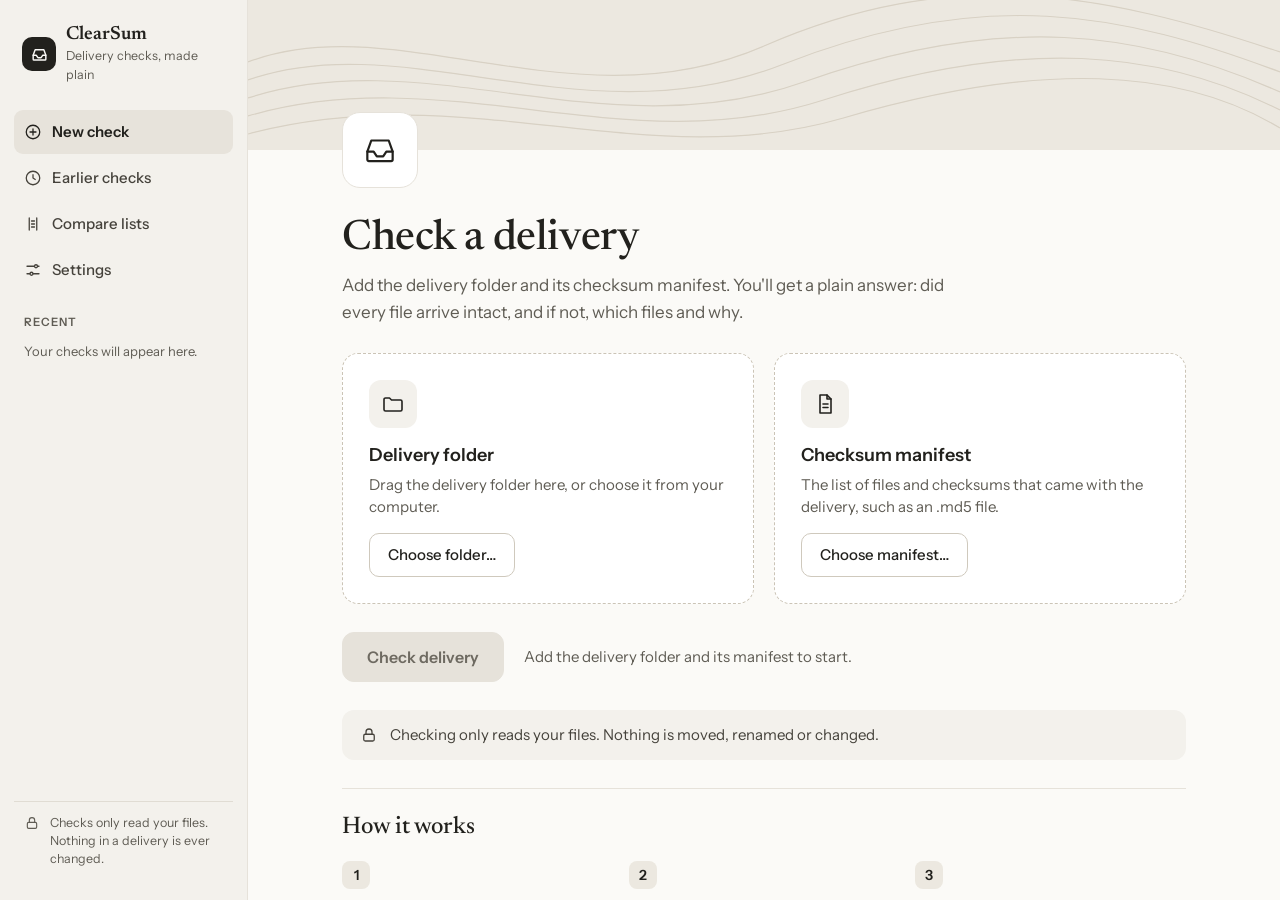
<file: clearsum/web/index.html>
<!doctype html>
<html lang="en">
<head>
<meta charset="utf-8">
<!-- Only the app's own files may run or style this page: a file name that looks like code is never obeyed. -->
<meta http-equiv="Content-Security-Policy" content="default-src 'self'; script-src 'self'; style-src 'self'; font-src 'self'; img-src 'self'; connect-src 'self'; object-src 'none'; base-uri 'none'; form-action 'none'">
<title>ClearSum</title>
<link rel="stylesheet" href="app.css">
<script src="app.js" defer></script>
</head>
<body>
<div class="shell">

<nav class="sidebar" aria-label="Main">
  <div class="brand">
    <div class="brand-mark">
      <svg aria-hidden="true" width="19" height="19" viewBox="0 0 24 24" fill="none" stroke="currentColor" stroke-width="1.8" stroke-linecap="round" stroke-linejoin="round"><path d="M4 13h4l2 3h4l2-3h4"></path><path d="M4 13 6.5 6h11L20 13v5a1 1 0 0 1-1 1H5a1 1 0 0 1-1-1z"></path></svg>
    </div>
    <div class="brand-text">
      <span class="brand-name">ClearSum</span>
      <span class="brand-tag">Delivery checks, made plain</span>
    </div>
  </div>

  <div class="nav-links">
    <button type="button" class="nav-link" data-screen="start" aria-current="page">
      <svg aria-hidden="true" width="18" height="18" viewBox="0 0 24 24" fill="none" stroke="currentColor" stroke-width="1.7" stroke-linecap="round" stroke-linejoin="round"><circle cx="12" cy="12" r="9"></circle><path d="M12 8v8M8 12h8"></path></svg>
      New check
    </button>
    <button type="button" class="nav-link" data-screen="earlier">
      <svg aria-hidden="true" width="18" height="18" viewBox="0 0 24 24" fill="none" stroke="currentColor" stroke-width="1.7" stroke-linecap="round" stroke-linejoin="round"><circle cx="12" cy="12" r="9"></circle><path d="M12 7.5V12l3 2"></path></svg>
      Earlier checks
    </button>
    <button type="button" class="nav-link" data-screen="compare">
      <svg aria-hidden="true" width="18" height="18" viewBox="0 0 24 24" fill="none" stroke="currentColor" stroke-width="1.7" stroke-linecap="round" stroke-linejoin="round"><path d="M7 4v16M17 4v16"></path><path d="M10 8h4M10 12h4M10 16h4"></path></svg>
      Compare lists
    </button>
    <button type="button" class="nav-link" data-screen="settings">
      <svg aria-hidden="true" width="18" height="18" viewBox="0 0 24 24" fill="none" stroke="currentColor" stroke-width="1.7" stroke-linecap="round" stroke-linejoin="round"><path d="M4 7h10M18 7h2M4 17h4M12 17h8"></path><circle cx="16" cy="7" r="2"></circle><circle cx="10" cy="17" r="2"></circle></svg>
      Settings
    </button>
  </div>

  <div class="recent">
    <span class="eyebrow">Recent</span>
    <div class="recent-list" id="recentList"></div>
    <p class="recent-empty" id="recentEmpty">Your checks will appear here.</p>
  </div>

  <div class="sidebar-foot">
    <svg aria-hidden="true" width="16" height="16" viewBox="0 0 24 24" fill="none" stroke="currentColor" stroke-width="1.7" stroke-linecap="round" stroke-linejoin="round"><rect x="5" y="11" width="14" height="9" rx="2"></rect><path d="M8 11V8a4 4 0 0 1 8 0v3"></path></svg>
    <span>Checks only read your files. Nothing in a delivery is ever changed.</span>
  </div>
</nav>

<main class="main">

  <!-- 1 · Start -->
  <section class="screen" id="screen-start" aria-labelledby="start-title">
    <div class="banner" aria-hidden="true">
      <svg width="100%" height="150" viewBox="0 0 1040 150" preserveAspectRatio="none" fill="none" stroke="#D8D1C4" stroke-width="1.2">
        <path vector-effect="non-scaling-stroke" d="M0 62 C 150 6, 330 128, 520 46 S 860 -8, 1040 52"></path>
        <path vector-effect="non-scaling-stroke" d="M0 80 C 160 24, 340 142, 540 64 S 880 12, 1040 72"></path>
        <path vector-effect="non-scaling-stroke" d="M0 98 C 180 40, 360 152, 560 82 S 900 30, 1040 92"></path>
        <path vector-effect="non-scaling-stroke" d="M0 116 C 200 58, 380 164, 580 100 S 920 50, 1040 110"></path>
        <path vector-effect="non-scaling-stroke" d="M0 134 C 220 76, 400 176, 600 118 S 940 68, 1040 128"></path>
      </svg>
    </div>
    <div class="page page-start">
      <div class="hero-mark">
        <svg aria-hidden="true" width="38" height="38" viewBox="0 0 24 24" fill="none" stroke="currentColor" stroke-width="1.4" stroke-linecap="round" stroke-linejoin="round"><path d="M4 13h4l2 3h4l2-3h4"></path><path d="M4 13 6.5 6h11L20 13v5a1 1 0 0 1-1 1H5a1 1 0 0 1-1-1z"></path></svg>
      </div>
      <header class="page-head">
        <h1 id="start-title">Check a delivery</h1>
        <p class="lead">Add the delivery folder and its checksum manifest. You'll get a plain answer: did every file arrive intact, and if not, which files and why.</p>
      </header>

      <div class="cards">
        <div class="card drop" id="folderCard">
          <div class="card-empty" id="folderEmpty">
            <div class="tile">
              <svg aria-hidden="true" width="24" height="24" viewBox="0 0 24 24" fill="none" stroke="currentColor" stroke-width="1.6" stroke-linecap="round" stroke-linejoin="round"><path d="M3 7.5A1.5 1.5 0 0 1 4.5 6h4l2 2h9A1.5 1.5 0 0 1 21 9.5v8a1.5 1.5 0 0 1-1.5 1.5h-15A1.5 1.5 0 0 1 3 17.5z"></path></svg>
            </div>
            <div class="card-text">
              <h2>Delivery folder</h2>
              <p>Drag the delivery folder here, or choose it from your computer.</p>
            </div>
            <button type="button" class="button" id="chooseFolder">Choose folder…</button>
          </div>
          <div class="card-chosen" id="folderChosen" hidden>
            <div class="card-top">
              <div class="tile tile-ok">
                <svg aria-hidden="true" width="24" height="24" viewBox="0 0 24 24" fill="none" stroke="currentColor" stroke-width="1.6" stroke-linecap="round" stroke-linejoin="round"><path d="M3 7.5A1.5 1.5 0 0 1 4.5 6h4l2 2h9A1.5 1.5 0 0 1 21 9.5v8a1.5 1.5 0 0 1-1.5 1.5h-15A1.5 1.5 0 0 1 3 17.5z"></path></svg>
              </div>
              <span class="pill pill-ok">Added</span>
            </div>
            <div class="card-facts">
              <span class="eyebrow">Delivery folder</span>
              <span class="mono big" id="folderName"></span>
              <span class="mono small muted" id="folderPath"></span>
              <span class="fact" id="folderFiles"></span>
            </div>
            <button type="button" class="link-button" id="changeFolder">Choose a different folder</button>
          </div>
          <p class="card-error" id="folderError" role="alert"></p>
        </div>

        <div class="card drop" id="manifestCard">
          <div class="card-empty" id="manifestEmpty">
            <div class="tile">
              <svg aria-hidden="true" width="24" height="24" viewBox="0 0 24 24" fill="none" stroke="currentColor" stroke-width="1.6" stroke-linecap="round" stroke-linejoin="round"><path d="M7 3h7l4 4v14H7z"></path><path d="M14 3v4h4"></path><path d="M10 12h5M10 15.5h5"></path></svg>
            </div>
            <div class="card-text">
              <h2>Checksum manifest</h2>
              <p>The list of files and checksums that came with the delivery, such as an .md5 file.</p>
            </div>
            <button type="button" class="button" id="chooseManifest">Choose manifest…</button>
          </div>
          <div class="card-chosen" id="manifestChosen" hidden>
            <div class="card-top">
              <div class="tile tile-ok">
                <svg aria-hidden="true" width="24" height="24" viewBox="0 0 24 24" fill="none" stroke="currentColor" stroke-width="1.6" stroke-linecap="round" stroke-linejoin="round"><path d="M7 3h7l4 4v14H7z"></path><path d="M14 3v4h4"></path><path d="M10 12h5M10 15.5h5"></path></svg>
              </div>
              <span class="pill pill-ok">Added</span>
            </div>
            <div class="card-facts">
              <span class="eyebrow">Checksum manifest</span>
              <span class="mono big" id="manifestName"></span>
              <span class="mono small muted" id="manifestPath"></span>
              <span class="fact" id="manifestEntries"></span>
            </div>
            <button type="button" class="link-button" id="changeManifest">Choose a different manifest</button>
          </div>
          <p class="card-error" id="manifestError" role="alert"></p>
        </div>
      </div>

      <div class="go-row">
        <button type="button" class="button primary" id="checkButton" disabled>Check delivery</button>
        <p class="muted" id="readyHint">Add the delivery folder and its manifest to start.</p>
      </div>

      <div class="reassure">
        <svg aria-hidden="true" width="18" height="18" viewBox="0 0 24 24" fill="none" stroke="currentColor" stroke-width="1.7" stroke-linecap="round" stroke-linejoin="round"><rect x="5" y="11" width="14" height="9" rx="2"></rect><path d="M8 11V8a4 4 0 0 1 8 0v3"></path></svg>
        <span>Checking only reads your files. Nothing is moved, renamed or changed.</span>
      </div>

      <section class="how" aria-labelledby="how-title">
        <h2 id="how-title" class="serif">How it works</h2>
        <div class="steps">
          <div class="step"><span class="step-num">1</span><h3>Check</h3><p>Every file is compared with its line in the manifest.</p></div>
          <div class="step"><span class="step-num">2</span><h3>Read the result</h3><p>Problems are explained in plain words, with the files they affect.</p></div>
          <div class="step"><span class="step-num">3</span><h3>Write it up</h3><p>Answer five short questions and get an email for your manager.</p></div>
        </div>
      </section>
    </div>
  </section>

  <!-- 2 · Checking -->
  <section class="screen" id="screen-checking" aria-labelledby="checking-title" hidden>
    <div class="page page-narrow">
      <header class="page-head">
        <span class="eyebrow" id="checkStage">Checking · you can keep working</span>
        <h1 id="checking-title">Checking <span class="mono h1-mono" id="checkName"></span></h1>
        <p class="lead">Against <span class="mono" id="checkManifest"></span>.</p>
      </header>
      <section class="progress-card" aria-label="Progress">
        <div class="progress-top">
          <span class="big-number" id="checkPct">0%</span>
          <span class="progress-counts" id="checkCounts">Getting ready…</span>
        </div>
        <div class="bar" role="progressbar" aria-label="Files checked" aria-valuemin="0" aria-valuemax="100" aria-valuenow="0" id="checkBarBox"><div class="bar-fill" id="checkBar"></div></div>
        <div class="now-reading">
          <span class="small muted" id="nowLabel">Reading now</span>
          <span class="mono" id="nowFile">…</span>
        </div>
        <p class="banner-warning" id="stallWarning" role="status" hidden></p>
      </section>
      <ol class="stages">
        <li class="stage" id="stage-preparing"><span class="stage-mark">1</span><span class="stage-text"><span class="stage-title">Reading the manifest and the folder</span><span class="stage-detail">Which files should be there, and which are.</span></span></li>
        <li class="stage" id="stage-hashing"><span class="stage-mark">2</span><span class="stage-text"><span class="stage-title">Reading files and working out checksums</span><span class="stage-detail">Each file is read once, start to finish.</span></span></li>
        <li class="stage" id="stage-comparing"><span class="stage-mark">3</span><span class="stage-text"><span class="stage-title">Comparing and looking for likely causes</span><span class="stage-detail">Related findings are grouped so you can see what probably happened.</span></span></li>
      </ol>
      <div class="go-row">
        <button type="button" class="button" id="stopButton">Stop checking</button>
        <span class="muted">Stopping is safe. Nothing has been changed.</span>
      </div>
    </div>
  </section>

  <!-- 3 · All clear -->
  <section class="screen" id="screen-allclear" aria-labelledby="allclear-title" hidden>
    <div class="page">
      <header class="result-head">
        <div class="result-icon result-icon-ok">
          <svg aria-hidden="true" width="32" height="32" viewBox="0 0 24 24" fill="none" stroke="currentColor" stroke-width="2" stroke-linecap="round" stroke-linejoin="round"><path d="m5 12.5 4.5 4.5L19 7.5"></path></svg>
        </div>
        <span class="pill pill-ok">CLEAN</span>
        <h1 id="allclear-title"></h1>
        <p class="lead">Every file listed in <span class="mono" id="acManifests"></span> is here, and each one matches its checksum. Nothing extra turned up. There's nothing to write up.</p>
      </header>
      <dl class="facts">
        <div><dt>Delivery</dt><dd class="mono small" id="acTree"></dd></div>
        <div><dt>Manifest</dt><dd class="mono small" id="acManifest"></dd></div>
        <div><dt>Checked</dt><dd id="acWhen"></dd></div>
      </dl>
      <p class="alert-line" id="acAlert" hidden></p>
      <div class="go-row">
        <button type="button" class="button primary" data-again>Check another delivery</button>
        <button type="button" class="button" data-show-folder>
          <svg aria-hidden="true" width="17" height="17" viewBox="0 0 24 24" fill="none" stroke="currentColor" stroke-width="1.8" stroke-linecap="round" stroke-linejoin="round"><path d="M3 7.5A1.5 1.5 0 0 1 4.5 6h4l2 2h9A1.5 1.5 0 0 1 21 9.5v8a1.5 1.5 0 0 1-1.5 1.5h-15A1.5 1.5 0 0 1 3 17.5z"></path></svg>
          Show report in folder
        </button>
      </div>
      <section class="block-top">
        <h2 class="serif">What was checked</h2>
        <ul class="checked-list" id="acChecked"></ul>
      </section>
      <section class="block-top proves" id="acProves" aria-labelledby="acProvesTitle" hidden>
        <h2 class="serif" id="acProvesTitle">What this check proves</h2>
        <p id="acProved"></p>
        <div id="acNotCheckedBlock" hidden>
          <p class="proves-label">Not checked:</p>
          <ul class="proves-list" id="acNotChecked"></ul>
        </div>
        <p class="proves-limit"><span class="proves-label">What it can't tell you:</span> <span id="acCantTell"></span></p>
      </section>
    </div>
  </section>

  <!-- 4 · Problems found (and passed with warnings) -->
  <section class="screen" id="screen-results" aria-labelledby="results-title" hidden>
    <div class="page page-wide">
      <header class="result-head">
        <span class="pill" id="rsPill"></span>
        <h1 id="results-title"></h1>
        <p class="lead" id="rsSubline"></p>
        <p class="lead">Checked <span class="mono" id="rsTree"></span> against <span class="mono" id="rsManifests"></span> on <span id="rsWhen"></span>.</p>
      </header>
      <p class="alert-line" id="rsAlert" hidden></p>
      <div class="go-row">
        <button type="button" class="button" data-show-folder>
          <svg aria-hidden="true" width="17" height="17" viewBox="0 0 24 24" fill="none" stroke="currentColor" stroke-width="1.8" stroke-linecap="round" stroke-linejoin="round"><path d="M3 7.5A1.5 1.5 0 0 1 4.5 6h4l2 2h9A1.5 1.5 0 0 1 21 9.5v8a1.5 1.5 0 0 1-1.5 1.5h-15A1.5 1.5 0 0 1 3 17.5z"></path></svg>
          Show report in folder
        </button>
        <button type="button" class="button primary" id="startNote" hidden>Start incident note</button>
        <button type="button" class="link-button" data-again>Check another delivery</button>
      </div>
      <div class="count-cards">
        <div class="count-card count-error"><span class="count-label">Errors</span><span class="count-number" id="rsErrors">0</span><span class="count-hint">Need looking at</span></div>
        <div class="count-card count-warning"><span class="count-label">Warnings</span><span class="count-number" id="rsWarnings">0</span><span class="count-hint">Worth a look</span></div>
        <div class="count-card count-info"><span class="count-label">Info</span><span class="count-number" id="rsInfo">0</span><span class="count-hint">For your information</span></div>
      </div>
      <section class="block-top" id="rsCausesBlock">
        <h2 class="serif">What probably happened</h2>
        <p class="muted">Likely explanations worked out from the findings. They're hints, not verdicts, so check them before you act.</p>
        <div class="causes" id="rsCauses"></div>
      </section>
      <section class="block-top">
        <div class="table-head">
          <h2 class="serif">All findings</h2>
          <div class="chips" role="group" aria-label="Show findings">
            <button type="button" class="chip" data-filter="ALL" aria-pressed="true"></button>
            <button type="button" class="chip" data-filter="ERROR" aria-pressed="false"></button>
            <button type="button" class="chip" data-filter="WARNING" aria-pressed="false"></button>
            <button type="button" class="chip" data-filter="INFO" aria-pressed="false"></button>
          </div>
        </div>
        <div class="table-box">
          <table class="findings">
            <thead><tr><th scope="col">Severity</th><th scope="col">What we found</th><th scope="col">File</th><th scope="col">Code</th></tr></thead>
            <tbody id="rsRows"></tbody>
          </table>
          <p class="table-empty" id="rsEmpty" hidden>Nothing in this group.</p>
        </div>
        <p class="small muted" id="rsCap"></p>
        <p class="small muted">File names are shown exactly as found on disk.</p>
      </section>
      <section class="block-top proves" id="rsProves" aria-labelledby="rsProvesTitle" hidden>
        <h2 class="serif" id="rsProvesTitle">What this check proves</h2>
        <p id="rsProved"></p>
        <div id="rsNotCheckedBlock" hidden>
          <p class="proves-label">Not checked:</p>
          <ul class="proves-list" id="rsNotChecked"></ul>
        </div>
        <p class="proves-limit"><span class="proves-label">What it can't tell you:</span> <span id="rsCantTell"></span></p>
      </section>
      <details class="details" id="rsDetails">
        <summary>Show what the tools said</summary>
        <pre class="tool-output" id="rsOutput"></pre>
      </details>
    </div>
  </section>

  <!-- 5 · Incident note -->
  <section class="screen" id="screen-note" aria-labelledby="note-title" hidden>
    <div class="page page-wide">
      <button type="button" class="link-button back-link" id="noteBack">← Back to the results</button>
      <header class="page-head">
        <h1 id="note-title">Incident note</h1>
        <p class="lead">Answer five short questions. Your answers go into the email for your manager word for word. Nothing rewrites them.</p>
      </header>
      <div class="two-col">
        <div class="col-main">
          <section class="panel">
            <div class="panel-head"><h2 class="panel-title">From the check</h2><span class="help">Filled in for you. You can reword them.</span></div>
            <div class="field">
              <label for="fc-which">Which delivery</label>
              <textarea id="fc-which" rows="2" data-section="Which delivery"></textarea>
            </div>
            <div class="field">
              <label for="fc-problem">The problem</label>
              <textarea id="fc-problem" rows="4" class="mono-text" data-section="The problem"></textarea>
            </div>
          </section>
          <section class="question-card" aria-live="polite">
            <span class="eyebrow" id="qStep">Question 1 of 5</span>
            <h2 class="serif q-title"><label for="qText" id="qTitle"></label></h2>
            <p class="help" id="qHelp"></p>
            <textarea id="qText" rows="5"></textarea>
            <input type="text" id="qLine" aria-labelledby="qTitle" hidden>
            <p class="subject-preview" id="qSubject" hidden><span class="small muted">The subject line will read</span><span id="qSubjectText"></span></p>
            <p class="field-error" id="qError" role="alert"></p>
            <p class="small muted">Each answer is saved to the incident note as you go.</p>
            <div class="go-row">
              <button type="button" class="button" id="qPrev">Back</button>
              <button type="button" class="button primary" id="qNext">Next question</button>
              <button type="button" class="button primary" id="makeEmail" hidden>Make the email</button>
            </div>
            <p class="still-empty" id="stillEmpty"></p>
          </section>
        </div>
        <aside class="col-side">
          <section class="panel">
            <h2 class="panel-title">Your five answers</h2>
            <ol class="answer-list" id="answerList"></ol>
          </section>
          <section class="panel panel-quiet">
            <h2 class="panel-title">For you only</h2>
            <p class="help">To help you investigate. None of this is put in the email.</p>
            <span class="eyebrow">Likely cause, not a verdict</span>
            <pre class="tool-output" id="privCauses"></pre>
            <span class="eyebrow">ai-triage summary</span>
            <pre class="tool-output" id="privTriage"></pre>
          </section>
        </aside>
      </div>
    </div>
  </section>

  <!-- 6 · Email ready -->
  <section class="screen" id="screen-email" aria-labelledby="email-title" hidden>
    <div class="page page-wide">
      <header class="page-head">
        <h1 id="email-title">Your email is ready</h1>
        <p class="lead">Copy it into a new email to your manager, then add your own greeting and sign-off.</p>
      </header>
      <div class="two-col">
        <div class="col-main">
          <div class="go-row">
            <button type="button" class="button primary" id="copyEmail">Copy email</button>
            <button type="button" class="button" id="openEmail">Open in mail app</button>
          </div>
          <article class="email-preview" aria-label="Email preview">
            <div class="email-subject"><span class="small muted">Subject</span><span id="emSubject"></span></div>
            <div class="email-body" id="emBody"></div>
          </article>
          <div class="go-row">
            <button type="button" class="link-button" id="editAnswers">Edit my answers</button>
            <button type="button" class="link-button" id="emAgain">Check another delivery</button>
          </div>
        </div>
        <aside class="col-side">
          <section class="panel">
            <h2 class="panel-title">What's in it</h2>
            <ul class="plain-list">
              <li><span class="pill pill-ok">✓</span><span>The problem and which delivery, from the check.</span></li>
              <li><span class="pill pill-ok">✓</span><span>Your answers, copied word for word. No AI touches them.</span></li>
              <li><span class="pill">✕</span><span>Left out: the likely causes and the ai-triage summary. They stay in your note.</span></li>
            </ul>
          </section>
          <section class="panel panel-quiet">
            <h2 class="panel-title">You send it, not the app</h2>
            <p class="help">ClearSum never sends anything for you. It only writes the email down.</p>
          </section>
          <section class="panel">
            <h2 class="panel-title">Also saved as a file</h2>
            <span class="mono small" id="emFile"></span>
            <p class="help">Making it again never overwrites this one. The next is saved with a number added.</p>
            <button type="button" class="link-button" data-show-folder>Show in folder</button>
          </section>
        </aside>
      </div>
    </div>
  </section>

  <!-- The check couldn't run (not in the prototype; same Paper style) -->
  <section class="screen" id="screen-notchecked" aria-labelledby="notchecked-title" hidden>
    <div class="page page-narrow">
      <header class="result-head">
        <div class="result-icon result-icon-warn">
          <svg aria-hidden="true" width="30" height="30" viewBox="0 0 24 24" fill="none" stroke="currentColor" stroke-width="2" stroke-linecap="round" stroke-linejoin="round"><path d="M12 8v5M12 16.5v.5"></path><circle cx="12" cy="12" r="9"></circle></svg>
        </div>
        <span class="pill pill-warn">NOT CHECKED</span>
        <h1 id="notchecked-title">The check couldn't run</h1>
        <p class="lead" id="ncReason"></p>
      </header>
      <div class="reassure">
        <svg aria-hidden="true" width="18" height="18" viewBox="0 0 24 24" fill="none" stroke="currentColor" stroke-width="1.7" stroke-linecap="round" stroke-linejoin="round"><rect x="5" y="11" width="14" height="9" rx="2"></rect><path d="M8 11V8a4 4 0 0 1 8 0v3"></path></svg>
        <span>Nothing was verified, and nothing in the delivery was changed.</span>
      </div>
      <section class="block-top" id="ncSaidBlock">
        <h2 class="serif">What the tools said</h2>
        <pre class="tool-output" id="ncOutput"></pre>
      </section>
      <div class="go-row">
        <button type="button" class="button primary" id="ncBack">Back to the check</button>
        <button type="button" class="link-button" id="ncSettings">Open Settings</button>
      </div>
    </div>
  </section>

  <!-- 8 · Earlier checks (built in module 5) -->
  <section class="screen" id="screen-earlier" aria-labelledby="earlier-title" hidden>
    <div class="page page-wide">
      <header class="settings-head">
        <div class="page-head">
          <h1 id="earlier-title">Earlier checks</h1>
          <p class="lead">Every check kept in <span class="mono small" id="ecFolder"></span>, newest first.</p>
        </div>
        <button type="button" class="button primary" data-new-check>New check</button>
      </header>
      <input type="search" class="search" id="ecSearch" placeholder="Search by delivery or manifest" aria-label="Search earlier checks" spellcheck="false">
      <div class="table-box">
        <table class="findings checks-table">
          <thead><tr><th scope="col">Checked</th><th scope="col">Delivery</th><th scope="col">Manifest</th><th scope="col">Result</th><th scope="col">Incident note</th></tr></thead>
          <tbody id="ecRows"></tbody>
        </table>
        <p class="table-empty" id="ecEmpty" hidden></p>
      </div>
      <p class="small muted" id="ecCount"></p>
    </div>
  </section>

  <!-- 7 · Settings -->
  <section class="screen" id="screen-settings" aria-labelledby="settings-title" hidden>
    <div class="page page-settings">
      <header class="settings-head">
        <div class="page-head">
          <h1 id="settings-title">Settings</h1>
          <p class="lead" id="modeHint">Which tools ClearSum works with.</p>
        </div>
        <div class="segmented" role="group" aria-label="Settings detail">
          <button type="button" id="modeStandard" aria-pressed="true">Standard</button>
          <button type="button" id="modeAdvanced" aria-pressed="false">Advanced</button>
        </div>
      </header>
      <p class="banner-warning" id="settingsWarning" role="alert" hidden></p>

      <div id="standardView">
        <section class="block">
          <h2 class="serif">Connected tools</h2>
          <div class="rows">
            <div class="row">
              <div class="row-text"><span class="row-title">Checking</span><span class="row-desc">Built in. Compares every file with its manifest and explains what it finds. Always available.</span></div>
              <span class="pill pill-ok">Ready</span>
            </div>
            <div class="row">
              <div class="row-text"><span class="row-title">Alerts and log <span class="muted normal">(optional)</span></span><span class="row-desc">When set up, delivery-ops-hub sends one alert for each delivery with problems, and logs every check. Without it, checks still run and every report is still saved.</span></div>
              <span class="pill" id="alertsStatus"></span>
            </div>
            <div class="row">
              <div class="row-text"><span class="row-title">AI summary <span class="muted normal">(optional)</span></span><span class="row-desc">ai-triage writes a checked summary for your note. Without it, the summary is written by code instead. Everything else works the same.</span></div>
              <span class="pill" id="aiStatus"></span>
            </div>
          </div>
          <p class="muted">Reports are saved in <span class="mono small" id="reportsInUse"></span><span id="reportsInUseWhy"></span></p>
          <p class="muted">Set up or change the optional tools under Advanced.</p>
        </section>
      </div>

      <div id="advancedView" hidden>
        <section class="block">
          <h2 class="serif">Reports</h2>
          <div class="panel">
            <div class="field" data-field="reports_dir">
              <label for="f-reports_dir">Reports folder</label>
              <div class="field-row"><input type="text" id="f-reports_dir" spellcheck="false"><button type="button" class="button small-button" data-browse="reports_dir" data-kind="folder">Browse…</button></div>
              <span class="help">Every check's report, working note and email are kept here. While alerts are set up, the reports folder in delivery-ops-hub's settings is used instead.</span>
              <span class="field-error" id="e-reports_dir"></span>
            </div>
          </div>
        </section>

        <section class="block">
          <h2 class="serif">Checking</h2>
          <div class="panel">
            <div class="field" data-field="stall_minutes">
              <label for="f-stall_minutes">Warn when nothing has been read for</label>
              <div class="field-row field-row-short"><input type="text" id="f-stall_minutes" inputmode="numeric" spellcheck="false" maxlength="3"><span class="unit">minutes</span></div>
              <span class="help">If the drive or network stops responding during a check, ClearSum says so after this long. Whole minutes from 1 to 240; 10 unless you change it.</span>
              <span class="field-error" id="e-stall_minutes"></span>
            </div>
          </div>
        </section>

        <section class="block">
          <h2 class="serif">Alerts and log <span class="aside">(optional)</span></h2>
          <div class="panel">
            <div class="field" data-field="ops_hub_path">
              <label for="f-ops_hub_path">delivery-ops-hub folder</label>
              <div class="field-row"><input type="text" id="f-ops_hub_path" spellcheck="false" placeholder="C:/path/to/delivery-ops-hub"><button type="button" class="button small-button" data-browse="ops_hub_path" data-kind="folder">Browse…</button></div>
              <span class="field-error" id="e-ops_hub_path"></span>
            </div>
            <div class="field" data-field="ops_hub_config">
              <label for="f-ops_hub_config">delivery-ops-hub settings file</label>
              <div class="field-row"><input type="text" id="f-ops_hub_config" spellcheck="false" placeholder="C:/path/to/delivery-ops-hub/ops-hub.toml"><button type="button" class="button small-button" data-browse="ops_hub_config" data-kind="file">Browse…</button></div>
              <span class="help">Its reports folder and alert settings are reused as they are.</span>
              <span class="field-error" id="e-ops_hub_config"></span>
            </div>
            <div class="field" data-secret="webhook_secret">
              <span class="label">Webhook secret</span>
              <div class="secret-saved" id="webhook_secret-saved" hidden>
                <span class="pill pill-ok">Saved in Windows Credential Manager</span>
                <button type="button" class="button small-button" data-replace="webhook_secret">Replace</button>
                <button type="button" class="link-button danger" data-remove="webhook_secret">Remove</button>
              </div>
              <div class="secret-edit" id="webhook_secret-edit">
                <span class="help">Paste the same secret that's stored in n8n's Header Auth credential.</span>
                <div class="field-row"><input type="password" id="s-webhook_secret" autocomplete="off" placeholder="Paste the webhook secret" aria-label="Webhook secret"><button type="button" class="button small-button" data-save-secret="webhook_secret">Save secret</button></div>
              </div>
              <span class="field-error" id="e-webhook_secret"></span>
            </div>
          </div>
        </section>

        <section class="block">
          <h2 class="serif">AI summary <span class="aside">(optional)</span></h2>
          <div class="panel">
            <div class="field" data-field="ai_triage_path">
              <label for="f-ai_triage_path">ai-triage folder</label>
              <div class="field-row"><input type="text" id="f-ai_triage_path" spellcheck="false" placeholder="C:/path/to/ai-triage"><button type="button" class="button small-button" data-browse="ai_triage_path" data-kind="folder">Browse…</button></div>
              <span class="field-error" id="e-ai_triage_path"></span>
            </div>
            <div class="field" data-field="ai_triage_python">
              <label for="f-ai_triage_python">ai-triage Python</label>
              <div class="field-row"><input type="text" id="f-ai_triage_python" spellcheck="false" placeholder="C:/path/to/ai-triage/.venv/Scripts/python.exe"><button type="button" class="button small-button" data-browse="ai_triage_python" data-kind="file">Browse…</button></div>
              <span class="field-error" id="e-ai_triage_python"></span>
            </div>
            <div class="field" data-secret="ai_key">
              <span class="label">AI key</span>
              <div class="secret-saved" id="ai_key-saved" hidden>
                <span class="pill pill-ok">Saved in Windows Credential Manager</span>
                <button type="button" class="button small-button" data-replace="ai_key">Replace</button>
                <button type="button" class="link-button danger" data-remove="ai_key">Remove</button>
              </div>
              <div class="secret-edit" id="ai_key-edit">
                <span class="help">Used only to write the AI summary. Without it, the summary is written by code.</span>
                <div class="field-row"><input type="password" id="s-ai_key" autocomplete="off" placeholder="Paste your Anthropic API key" aria-label="AI key"><button type="button" class="button small-button" data-save-secret="ai_key">Save key</button></div>
              </div>
              <span class="field-error" id="e-ai_key"></span>
            </div>
          </div>
        </section>

        <div class="reassure">
          <svg aria-hidden="true" width="18" height="18" viewBox="0 0 24 24" fill="none" stroke="currentColor" stroke-width="1.7" stroke-linecap="round" stroke-linejoin="round"><rect x="5" y="11" width="14" height="9" rx="2"></rect><path d="M8 11V8a4 4 0 0 1 8 0v3"></path></svg>
          <span><strong>Secrets stay in Windows Credential Manager,</strong> the password store built into Windows. ClearSum never writes them into its settings, reports, notes or emails, and never shows a saved secret again.</span>
        </div>

        <div class="go-row">
          <button type="button" class="button primary" id="saveSettings">Save settings</button>
          <span class="saved-note" id="savedNote" role="status"></span>
        </div>
      </div>
    </div>
  </section>

  <!-- 10 · Compare lists: two versions of a delivery's checksum list (added 2026-10-14) -->
  <section class="screen" id="screen-compare" aria-labelledby="compare-title" hidden>
    <div class="page page-wide">
      <header class="page-head">
        <h1 id="compare-title">Compare two lists</h1>
        <p class="lead">Add two versions of a delivery's checksum list. Files are paired by name, then by checksum, so you can see what changed, what was renamed or moved, and what's missing. Only the lists are read.</p>
      </header>

      <div class="cards">
        <div class="card drop" id="earlierCard">
          <div class="card-empty" id="earlierEmpty">
            <div class="tile">
              <svg aria-hidden="true" width="24" height="24" viewBox="0 0 24 24" fill="none" stroke="currentColor" stroke-width="1.6" stroke-linecap="round" stroke-linejoin="round"><path d="M7 3h7l4 4v14H7z"></path><path d="M14 3v4h4"></path><path d="M10 12h5M10 15.5h5"></path></svg>
            </div>
            <div class="card-text">
              <h2>Earlier list</h2>
              <p>The older version, such as the initial delivery's list.</p>
            </div>
            <button type="button" class="button" id="chooseEarlier">Choose list…</button>
          </div>
          <div class="card-chosen" id="earlierChosen" hidden>
            <div class="card-top">
              <div class="tile tile-ok">
                <svg aria-hidden="true" width="24" height="24" viewBox="0 0 24 24" fill="none" stroke="currentColor" stroke-width="1.6" stroke-linecap="round" stroke-linejoin="round"><path d="M7 3h7l4 4v14H7z"></path><path d="M14 3v4h4"></path><path d="M10 12h5M10 15.5h5"></path></svg>
              </div>
              <span class="pill pill-ok">Added</span>
            </div>
            <div class="card-facts">
              <span class="eyebrow">Earlier list</span>
              <span class="mono big" id="earlierName"></span>
              <span class="mono small muted" id="earlierPath"></span>
              <span class="fact" id="earlierEntries"></span>
            </div>
            <button type="button" class="link-button" id="changeEarlier">Choose a different list</button>
          </div>
          <p class="card-error" id="earlierError" role="alert"></p>
        </div>

        <div class="card drop" id="laterCard">
          <div class="card-empty" id="laterEmpty">
            <div class="tile">
              <svg aria-hidden="true" width="24" height="24" viewBox="0 0 24 24" fill="none" stroke="currentColor" stroke-width="1.6" stroke-linecap="round" stroke-linejoin="round"><path d="M7 3h7l4 4v14H7z"></path><path d="M14 3v4h4"></path><path d="M10 12h5M10 15.5h5"></path></svg>
            </div>
            <div class="card-text">
              <h2>Later list</h2>
              <p>The newer version, such as the latest delivery's list.</p>
            </div>
            <button type="button" class="button" id="chooseLater">Choose list…</button>
          </div>
          <div class="card-chosen" id="laterChosen" hidden>
            <div class="card-top">
              <div class="tile tile-ok">
                <svg aria-hidden="true" width="24" height="24" viewBox="0 0 24 24" fill="none" stroke="currentColor" stroke-width="1.6" stroke-linecap="round" stroke-linejoin="round"><path d="M7 3h7l4 4v14H7z"></path><path d="M14 3v4h4"></path><path d="M10 12h5M10 15.5h5"></path></svg>
              </div>
              <span class="pill pill-ok">Added</span>
            </div>
            <div class="card-facts">
              <span class="eyebrow">Later list</span>
              <span class="mono big" id="laterName"></span>
              <span class="mono small muted" id="laterPath"></span>
              <span class="fact" id="laterEntries"></span>
            </div>
            <button type="button" class="link-button" id="changeLater">Choose a different list</button>
          </div>
          <p class="card-error" id="laterError" role="alert"></p>
        </div>
      </div>

      <div class="go-row">
        <button type="button" class="button primary" id="compareButton" disabled>Compare lists</button>
        <p class="muted" id="compareHint">Add the earlier list and the later list to start.</p>
      </div>
      <p class="card-error" id="compareError" role="alert"></p>

      <div id="cmpResults" hidden>
        <header class="result-head">
          <span class="pill" id="cmpPill"></span>
          <h2 class="serif cmp-headline" id="cmpHeadline"></h2>
          <p class="lead">Compared <span class="mono" id="cmpEarlier"></span> (earlier) with <span class="mono" id="cmpLater"></span> (later) on <span id="cmpWhen"></span>.</p>
        </header>
        <div id="cmpNotes"></div>
        <div class="go-row">
          <button type="button" class="button" id="cmpShowFolder">Show comparison in folder</button>
          <button type="button" class="link-button" id="cmpAgain">Compare two other lists</button>
        </div>
        <section class="block-top">
          <h2 class="serif">Where did a file go?</h2>
          <input type="search" class="cmp-search" id="cmpSearch" placeholder="Type part of a file name" spellcheck="false" aria-label="Search both lists">
          <p class="small muted" id="cmpSearchCount"></p>
          <div id="cmpSearchBox" hidden></div>
        </section>
        <div id="cmpGroups"></div>
        <p class="muted" id="cmpUnchanged"></p>
        <section class="block-top proves">
          <h2 class="serif">What this comparison can tell you</h2>
          <p id="cmpLimits"></p>
        </section>
      </div>
    </div>
  </section>
</main>
</div>

<div class="toast" id="toast" role="status" aria-live="polite" hidden></div>
</body>
</html>
</file>
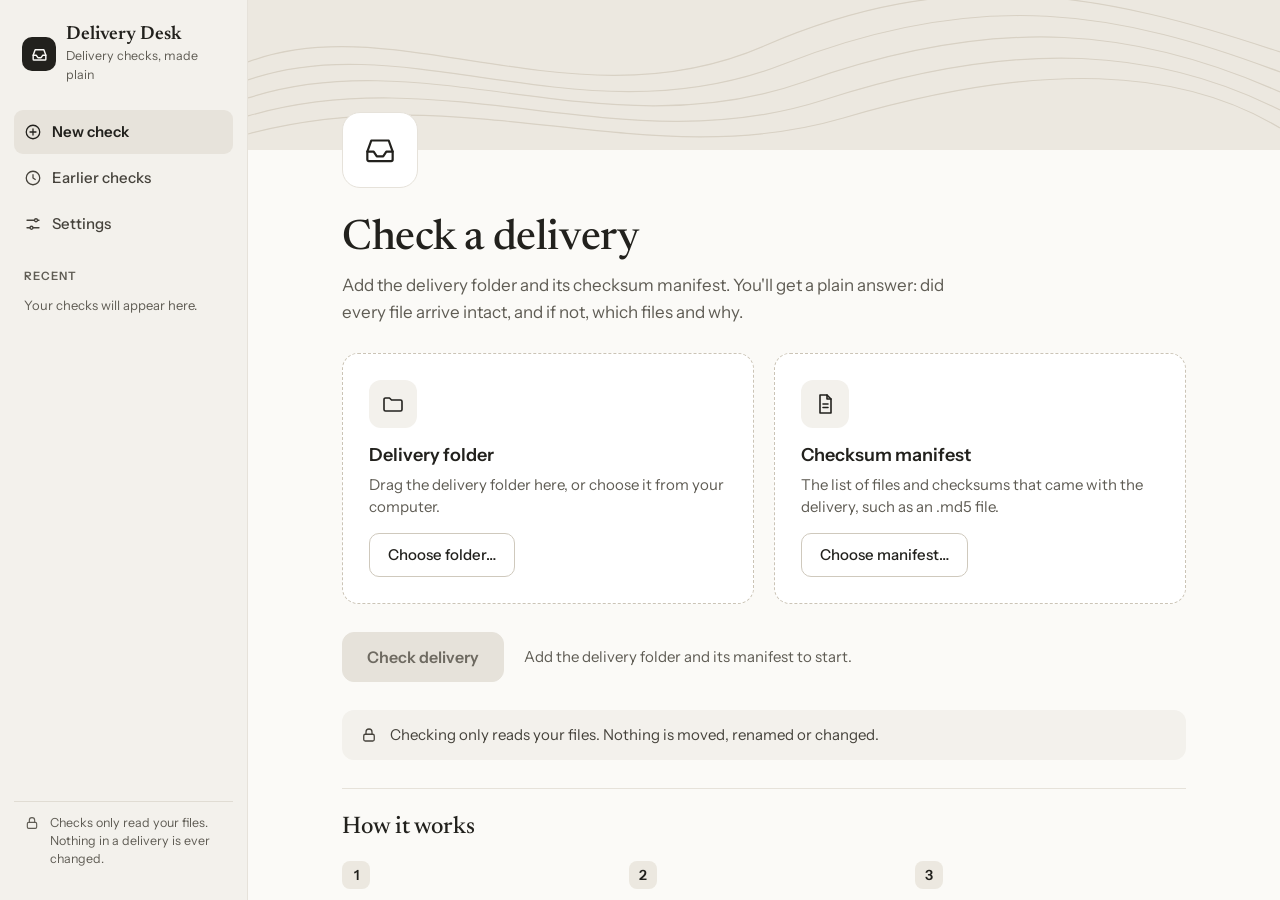
<file: delivery_desk_app/web/index.html>
<!doctype html>
<html lang="en">
<head>
<meta charset="utf-8">
<!-- Only the app's own files may run or style this page: a file name that looks like code is never obeyed. -->
<meta http-equiv="Content-Security-Policy" content="default-src 'self'; script-src 'self'; style-src 'self'; font-src 'self'; img-src 'self'; connect-src 'self'; object-src 'none'; base-uri 'none'; form-action 'none'">
<title>Delivery Desk</title>
<link rel="stylesheet" href="app.css">
<script src="app.js" defer></script>
</head>
<body>
<div class="shell">

<nav class="sidebar" aria-label="Main">
  <div class="brand">
    <div class="brand-mark">
      <svg aria-hidden="true" width="19" height="19" viewBox="0 0 24 24" fill="none" stroke="currentColor" stroke-width="1.8" stroke-linecap="round" stroke-linejoin="round"><path d="M4 13h4l2 3h4l2-3h4"></path><path d="M4 13 6.5 6h11L20 13v5a1 1 0 0 1-1 1H5a1 1 0 0 1-1-1z"></path></svg>
    </div>
    <div class="brand-text">
      <span class="brand-name">Delivery Desk</span>
      <span class="brand-tag">Delivery checks, made plain</span>
    </div>
  </div>

  <div class="nav-links">
    <button type="button" class="nav-link" data-screen="start" aria-current="page">
      <svg aria-hidden="true" width="18" height="18" viewBox="0 0 24 24" fill="none" stroke="currentColor" stroke-width="1.7" stroke-linecap="round" stroke-linejoin="round"><circle cx="12" cy="12" r="9"></circle><path d="M12 8v8M8 12h8"></path></svg>
      New check
    </button>
    <button type="button" class="nav-link" data-screen="earlier">
      <svg aria-hidden="true" width="18" height="18" viewBox="0 0 24 24" fill="none" stroke="currentColor" stroke-width="1.7" stroke-linecap="round" stroke-linejoin="round"><circle cx="12" cy="12" r="9"></circle><path d="M12 7.5V12l3 2"></path></svg>
      Earlier checks
    </button>
    <button type="button" class="nav-link" data-screen="settings">
      <svg aria-hidden="true" width="18" height="18" viewBox="0 0 24 24" fill="none" stroke="currentColor" stroke-width="1.7" stroke-linecap="round" stroke-linejoin="round"><path d="M4 7h10M18 7h2M4 17h4M12 17h8"></path><circle cx="16" cy="7" r="2"></circle><circle cx="10" cy="17" r="2"></circle></svg>
      Settings
    </button>
  </div>

  <div class="recent">
    <span class="eyebrow">Recent</span>
    <div class="recent-list" id="recentList"></div>
    <p class="recent-empty" id="recentEmpty">Your checks will appear here.</p>
  </div>

  <div class="sidebar-foot">
    <svg aria-hidden="true" width="16" height="16" viewBox="0 0 24 24" fill="none" stroke="currentColor" stroke-width="1.7" stroke-linecap="round" stroke-linejoin="round"><rect x="5" y="11" width="14" height="9" rx="2"></rect><path d="M8 11V8a4 4 0 0 1 8 0v3"></path></svg>
    <span>Checks only read your files. Nothing in a delivery is ever changed.</span>
  </div>
</nav>

<main class="main">

  <!-- 1 · Start -->
  <section class="screen" id="screen-start" aria-labelledby="start-title">
    <div class="banner" aria-hidden="true">
      <svg width="100%" height="150" viewBox="0 0 1040 150" preserveAspectRatio="none" fill="none" stroke="#D8D1C4" stroke-width="1.2">
        <path vector-effect="non-scaling-stroke" d="M0 62 C 150 6, 330 128, 520 46 S 860 -8, 1040 52"></path>
        <path vector-effect="non-scaling-stroke" d="M0 80 C 160 24, 340 142, 540 64 S 880 12, 1040 72"></path>
        <path vector-effect="non-scaling-stroke" d="M0 98 C 180 40, 360 152, 560 82 S 900 30, 1040 92"></path>
        <path vector-effect="non-scaling-stroke" d="M0 116 C 200 58, 380 164, 580 100 S 920 50, 1040 110"></path>
        <path vector-effect="non-scaling-stroke" d="M0 134 C 220 76, 400 176, 600 118 S 940 68, 1040 128"></path>
      </svg>
    </div>
    <div class="page page-start">
      <div class="hero-mark">
        <svg aria-hidden="true" width="38" height="38" viewBox="0 0 24 24" fill="none" stroke="currentColor" stroke-width="1.4" stroke-linecap="round" stroke-linejoin="round"><path d="M4 13h4l2 3h4l2-3h4"></path><path d="M4 13 6.5 6h11L20 13v5a1 1 0 0 1-1 1H5a1 1 0 0 1-1-1z"></path></svg>
      </div>
      <header class="page-head">
        <h1 id="start-title">Check a delivery</h1>
        <p class="lead">Add the delivery folder and its checksum manifest. You'll get a plain answer: did every file arrive intact, and if not, which files and why.</p>
      </header>

      <div class="cards">
        <div class="card drop" id="folderCard">
          <div class="card-empty" id="folderEmpty">
            <div class="tile">
              <svg aria-hidden="true" width="24" height="24" viewBox="0 0 24 24" fill="none" stroke="currentColor" stroke-width="1.6" stroke-linecap="round" stroke-linejoin="round"><path d="M3 7.5A1.5 1.5 0 0 1 4.5 6h4l2 2h9A1.5 1.5 0 0 1 21 9.5v8a1.5 1.5 0 0 1-1.5 1.5h-15A1.5 1.5 0 0 1 3 17.5z"></path></svg>
            </div>
            <div class="card-text">
              <h2>Delivery folder</h2>
              <p>Drag the delivery folder here, or choose it from your computer.</p>
            </div>
            <button type="button" class="button" id="chooseFolder">Choose folder…</button>
          </div>
          <div class="card-chosen" id="folderChosen" hidden>
            <div class="card-top">
              <div class="tile tile-ok">
                <svg aria-hidden="true" width="24" height="24" viewBox="0 0 24 24" fill="none" stroke="currentColor" stroke-width="1.6" stroke-linecap="round" stroke-linejoin="round"><path d="M3 7.5A1.5 1.5 0 0 1 4.5 6h4l2 2h9A1.5 1.5 0 0 1 21 9.5v8a1.5 1.5 0 0 1-1.5 1.5h-15A1.5 1.5 0 0 1 3 17.5z"></path></svg>
              </div>
              <span class="pill pill-ok">Added</span>
            </div>
            <div class="card-facts">
              <span class="eyebrow">Delivery folder</span>
              <span class="mono big" id="folderName"></span>
              <span class="mono small muted" id="folderPath"></span>
              <span class="fact" id="folderFiles"></span>
            </div>
            <button type="button" class="link-button" id="changeFolder">Choose a different folder</button>
          </div>
          <p class="card-error" id="folderError" role="alert"></p>
        </div>

        <div class="card drop" id="manifestCard">
          <div class="card-empty" id="manifestEmpty">
            <div class="tile">
              <svg aria-hidden="true" width="24" height="24" viewBox="0 0 24 24" fill="none" stroke="currentColor" stroke-width="1.6" stroke-linecap="round" stroke-linejoin="round"><path d="M7 3h7l4 4v14H7z"></path><path d="M14 3v4h4"></path><path d="M10 12h5M10 15.5h5"></path></svg>
            </div>
            <div class="card-text">
              <h2>Checksum manifest</h2>
              <p>The list of files and checksums that came with the delivery, such as an .md5 file.</p>
            </div>
            <button type="button" class="button" id="chooseManifest">Choose manifest…</button>
          </div>
          <div class="card-chosen" id="manifestChosen" hidden>
            <div class="card-top">
              <div class="tile tile-ok">
                <svg aria-hidden="true" width="24" height="24" viewBox="0 0 24 24" fill="none" stroke="currentColor" stroke-width="1.6" stroke-linecap="round" stroke-linejoin="round"><path d="M7 3h7l4 4v14H7z"></path><path d="M14 3v4h4"></path><path d="M10 12h5M10 15.5h5"></path></svg>
              </div>
              <span class="pill pill-ok">Added</span>
            </div>
            <div class="card-facts">
              <span class="eyebrow">Checksum manifest</span>
              <span class="mono big" id="manifestName"></span>
              <span class="mono small muted" id="manifestPath"></span>
              <span class="fact" id="manifestEntries"></span>
            </div>
            <button type="button" class="link-button" id="changeManifest">Choose a different manifest</button>
          </div>
          <p class="card-error" id="manifestError" role="alert"></p>
        </div>
      </div>

      <div class="go-row">
        <button type="button" class="button primary" id="checkButton" disabled>Check delivery</button>
        <p class="muted" id="readyHint">Add the delivery folder and its manifest to start.</p>
      </div>

      <div class="reassure">
        <svg aria-hidden="true" width="18" height="18" viewBox="0 0 24 24" fill="none" stroke="currentColor" stroke-width="1.7" stroke-linecap="round" stroke-linejoin="round"><rect x="5" y="11" width="14" height="9" rx="2"></rect><path d="M8 11V8a4 4 0 0 1 8 0v3"></path></svg>
        <span>Checking only reads your files. Nothing is moved, renamed or changed.</span>
      </div>

      <section class="how" aria-labelledby="how-title">
        <h2 id="how-title" class="serif">How it works</h2>
        <div class="steps">
          <div class="step"><span class="step-num">1</span><h3>Check</h3><p>Every file is compared with its line in the manifest.</p></div>
          <div class="step"><span class="step-num">2</span><h3>Read the result</h3><p>Problems are explained in plain words, with the files they affect.</p></div>
          <div class="step"><span class="step-num">3</span><h3>Write it up</h3><p>Answer five short questions and get an email for your manager.</p></div>
        </div>
      </section>
    </div>
  </section>

  <!-- 2 · Checking -->
  <section class="screen" id="screen-checking" aria-labelledby="checking-title" hidden>
    <div class="page page-narrow">
      <header class="page-head">
        <span class="eyebrow" id="checkStage">Checking · you can keep working</span>
        <h1 id="checking-title">Checking <span class="mono h1-mono" id="checkName"></span></h1>
        <p class="lead">Against <span class="mono" id="checkManifest"></span>.</p>
      </header>
      <section class="progress-card" aria-label="Progress">
        <div class="progress-top">
          <span class="big-number" id="checkPct">0%</span>
          <span class="progress-counts" id="checkCounts">Getting ready…</span>
        </div>
        <div class="bar" role="progressbar" aria-label="Files checked" aria-valuemin="0" aria-valuemax="100" aria-valuenow="0" id="checkBarBox"><div class="bar-fill" id="checkBar"></div></div>
        <div class="now-reading">
          <span class="small muted" id="nowLabel">Reading now</span>
          <span class="mono" id="nowFile">…</span>
        </div>
      </section>
      <ol class="stages">
        <li class="stage" id="stage-preparing"><span class="stage-mark">1</span><span class="stage-text"><span class="stage-title">Reading the manifest and the folder</span><span class="stage-detail">Which files should be there, and which are.</span></span></li>
        <li class="stage" id="stage-hashing"><span class="stage-mark">2</span><span class="stage-text"><span class="stage-title">Reading files and working out checksums</span><span class="stage-detail">Each file is read once, start to finish.</span></span></li>
        <li class="stage" id="stage-comparing"><span class="stage-mark">3</span><span class="stage-text"><span class="stage-title">Comparing and looking for likely causes</span><span class="stage-detail">Related findings are grouped so you can see what probably happened.</span></span></li>
      </ol>
      <div class="go-row">
        <button type="button" class="button" id="stopButton">Stop checking</button>
        <span class="muted">Stopping is safe. Nothing has been changed.</span>
      </div>
    </div>
  </section>

  <!-- 3 · All clear -->
  <section class="screen" id="screen-allclear" aria-labelledby="allclear-title" hidden>
    <div class="page">
      <header class="result-head">
        <div class="result-icon result-icon-ok">
          <svg aria-hidden="true" width="32" height="32" viewBox="0 0 24 24" fill="none" stroke="currentColor" stroke-width="2" stroke-linecap="round" stroke-linejoin="round"><path d="m5 12.5 4.5 4.5L19 7.5"></path></svg>
        </div>
        <span class="pill pill-ok">CLEAN</span>
        <h1 id="allclear-title"></h1>
        <p class="lead">Every file listed in <span class="mono" id="acManifests"></span> is here, and each one matches its checksum. Nothing extra turned up. There's nothing to write up.</p>
      </header>
      <dl class="facts">
        <div><dt>Delivery</dt><dd class="mono small" id="acTree"></dd></div>
        <div><dt>Manifest</dt><dd class="mono small" id="acManifest"></dd></div>
        <div><dt>Checked</dt><dd id="acWhen"></dd></div>
      </dl>
      <p class="alert-line" id="acAlert" hidden></p>
      <div class="go-row">
        <button type="button" class="button primary" data-again>Check another delivery</button>
        <button type="button" class="button" data-show-folder>
          <svg aria-hidden="true" width="17" height="17" viewBox="0 0 24 24" fill="none" stroke="currentColor" stroke-width="1.8" stroke-linecap="round" stroke-linejoin="round"><path d="M3 7.5A1.5 1.5 0 0 1 4.5 6h4l2 2h9A1.5 1.5 0 0 1 21 9.5v8a1.5 1.5 0 0 1-1.5 1.5h-15A1.5 1.5 0 0 1 3 17.5z"></path></svg>
          Show report in folder
        </button>
      </div>
      <section class="block-top">
        <h2 class="serif">What was checked</h2>
        <ul class="checked-list" id="acChecked"></ul>
      </section>
    </div>
  </section>

  <!-- 4 · Problems found (and passed with warnings) -->
  <section class="screen" id="screen-results" aria-labelledby="results-title" hidden>
    <div class="page page-wide">
      <header class="result-head">
        <span class="pill" id="rsPill"></span>
        <h1 id="results-title"></h1>
        <p class="lead" id="rsSubline"></p>
        <p class="lead">Checked <span class="mono" id="rsTree"></span> against <span class="mono" id="rsManifests"></span> on <span id="rsWhen"></span>.</p>
      </header>
      <p class="alert-line" id="rsAlert" hidden></p>
      <div class="go-row">
        <button type="button" class="button" data-show-folder>
          <svg aria-hidden="true" width="17" height="17" viewBox="0 0 24 24" fill="none" stroke="currentColor" stroke-width="1.8" stroke-linecap="round" stroke-linejoin="round"><path d="M3 7.5A1.5 1.5 0 0 1 4.5 6h4l2 2h9A1.5 1.5 0 0 1 21 9.5v8a1.5 1.5 0 0 1-1.5 1.5h-15A1.5 1.5 0 0 1 3 17.5z"></path></svg>
          Show report in folder
        </button>
        <button type="button" class="button primary" id="startNote" hidden>Start incident note</button>
        <button type="button" class="link-button" data-again>Check another delivery</button>
      </div>
      <div class="count-cards">
        <div class="count-card count-error"><span class="count-label">Errors</span><span class="count-number" id="rsErrors">0</span><span class="count-hint">Need looking at</span></div>
        <div class="count-card count-warning"><span class="count-label">Warnings</span><span class="count-number" id="rsWarnings">0</span><span class="count-hint">Worth a look</span></div>
        <div class="count-card count-info"><span class="count-label">Info</span><span class="count-number" id="rsInfo">0</span><span class="count-hint">For your information</span></div>
      </div>
      <section class="block-top" id="rsCausesBlock">
        <h2 class="serif">What probably happened</h2>
        <p class="muted">Likely explanations worked out from the findings. They're hints, not verdicts, so check them before you act.</p>
        <div class="causes" id="rsCauses"></div>
      </section>
      <section class="block-top">
        <div class="table-head">
          <h2 class="serif">All findings</h2>
          <div class="chips" role="group" aria-label="Show findings">
            <button type="button" class="chip" data-filter="ALL" aria-pressed="true"></button>
            <button type="button" class="chip" data-filter="ERROR" aria-pressed="false"></button>
            <button type="button" class="chip" data-filter="WARNING" aria-pressed="false"></button>
            <button type="button" class="chip" data-filter="INFO" aria-pressed="false"></button>
          </div>
        </div>
        <div class="table-box">
          <table class="findings">
            <thead><tr><th scope="col">Severity</th><th scope="col">What we found</th><th scope="col">File</th><th scope="col">Code</th></tr></thead>
            <tbody id="rsRows"></tbody>
          </table>
          <p class="table-empty" id="rsEmpty" hidden>Nothing in this group.</p>
        </div>
        <p class="small muted" id="rsCap"></p>
        <p class="small muted">File names are shown exactly as found on disk.</p>
      </section>
      <details class="details" id="rsDetails">
        <summary>Show what the tools said</summary>
        <pre class="tool-output" id="rsOutput"></pre>
      </details>
    </div>
  </section>

  <!-- 5 · Incident note -->
  <section class="screen" id="screen-note" aria-labelledby="note-title" hidden>
    <div class="page page-wide">
      <button type="button" class="link-button back-link" id="noteBack">← Back to the results</button>
      <header class="page-head">
        <h1 id="note-title">Incident note</h1>
        <p class="lead">Answer five short questions. Your answers go into the email for your manager word for word. Nothing rewrites them.</p>
      </header>
      <div class="two-col">
        <div class="col-main">
          <section class="panel">
            <div class="panel-head"><h2 class="panel-title">From the check</h2><span class="help">Filled in for you. You can reword them.</span></div>
            <div class="field">
              <label for="fc-which">Which delivery</label>
              <textarea id="fc-which" rows="2" data-section="Which delivery"></textarea>
            </div>
            <div class="field">
              <label for="fc-problem">The problem</label>
              <textarea id="fc-problem" rows="4" class="mono-text" data-section="The problem"></textarea>
            </div>
          </section>
          <section class="question-card" aria-live="polite">
            <span class="eyebrow" id="qStep">Question 1 of 5</span>
            <h2 class="serif q-title"><label for="qText" id="qTitle"></label></h2>
            <p class="help" id="qHelp"></p>
            <textarea id="qText" rows="5"></textarea>
            <input type="text" id="qLine" aria-labelledby="qTitle" hidden>
            <p class="subject-preview" id="qSubject" hidden><span class="small muted">The subject line will read</span><span id="qSubjectText"></span></p>
            <p class="field-error" id="qError" role="alert"></p>
            <p class="small muted">Each answer is saved to the incident note as you go.</p>
            <div class="go-row">
              <button type="button" class="button" id="qPrev">Back</button>
              <button type="button" class="button primary" id="qNext">Next question</button>
              <button type="button" class="button primary" id="makeEmail" hidden>Make the email</button>
            </div>
            <p class="still-empty" id="stillEmpty"></p>
          </section>
        </div>
        <aside class="col-side">
          <section class="panel">
            <h2 class="panel-title">Your five answers</h2>
            <ol class="answer-list" id="answerList"></ol>
          </section>
          <section class="panel panel-quiet">
            <h2 class="panel-title">For you only</h2>
            <p class="help">To help you investigate. None of this is put in the email.</p>
            <span class="eyebrow">Likely cause, not a verdict</span>
            <pre class="tool-output" id="privCauses"></pre>
            <span class="eyebrow">ai-triage summary</span>
            <pre class="tool-output" id="privTriage"></pre>
          </section>
        </aside>
      </div>
    </div>
  </section>

  <!-- 6 · Email ready -->
  <section class="screen" id="screen-email" aria-labelledby="email-title" hidden>
    <div class="page page-wide">
      <header class="page-head">
        <h1 id="email-title">Your email is ready</h1>
        <p class="lead">Copy it into a new email to your manager, then add your own greeting and sign-off.</p>
      </header>
      <div class="two-col">
        <div class="col-main">
          <div class="go-row">
            <button type="button" class="button primary" id="copyEmail">Copy email</button>
            <button type="button" class="button" id="openEmail">Open in mail app</button>
          </div>
          <article class="email-preview" aria-label="Email preview">
            <div class="email-subject"><span class="small muted">Subject</span><span id="emSubject"></span></div>
            <div class="email-body" id="emBody"></div>
          </article>
          <div class="go-row">
            <button type="button" class="link-button" id="editAnswers">Edit my answers</button>
            <button type="button" class="link-button" id="emAgain">Check another delivery</button>
          </div>
        </div>
        <aside class="col-side">
          <section class="panel">
            <h2 class="panel-title">What's in it</h2>
            <ul class="plain-list">
              <li><span class="pill pill-ok">✓</span><span>The problem and which delivery, from the check.</span></li>
              <li><span class="pill pill-ok">✓</span><span>Your answers, copied word for word. No AI touches them.</span></li>
              <li><span class="pill">✕</span><span>Left out: the likely causes and the ai-triage summary. They stay in your note.</span></li>
            </ul>
          </section>
          <section class="panel panel-quiet">
            <h2 class="panel-title">You send it, not the app</h2>
            <p class="help">Delivery Desk never sends anything for you. It only writes the email down.</p>
          </section>
          <section class="panel">
            <h2 class="panel-title">Also saved as a file</h2>
            <span class="mono small" id="emFile"></span>
            <p class="help">Making it again never overwrites this one. The next is saved with a number added.</p>
            <button type="button" class="link-button" data-show-folder>Show in folder</button>
          </section>
        </aside>
      </div>
    </div>
  </section>

  <!-- The check couldn't run (not in the prototype; same Paper style) -->
  <section class="screen" id="screen-notchecked" aria-labelledby="notchecked-title" hidden>
    <div class="page page-narrow">
      <header class="result-head">
        <div class="result-icon result-icon-warn">
          <svg aria-hidden="true" width="30" height="30" viewBox="0 0 24 24" fill="none" stroke="currentColor" stroke-width="2" stroke-linecap="round" stroke-linejoin="round"><path d="M12 8v5M12 16.5v.5"></path><circle cx="12" cy="12" r="9"></circle></svg>
        </div>
        <span class="pill pill-warn">NOT CHECKED</span>
        <h1 id="notchecked-title">The check couldn't run</h1>
        <p class="lead" id="ncReason"></p>
      </header>
      <div class="reassure">
        <svg aria-hidden="true" width="18" height="18" viewBox="0 0 24 24" fill="none" stroke="currentColor" stroke-width="1.7" stroke-linecap="round" stroke-linejoin="round"><rect x="5" y="11" width="14" height="9" rx="2"></rect><path d="M8 11V8a4 4 0 0 1 8 0v3"></path></svg>
        <span>Nothing was verified, and nothing in the delivery was changed.</span>
      </div>
      <section class="block-top" id="ncSaidBlock">
        <h2 class="serif">What the tools said</h2>
        <pre class="tool-output" id="ncOutput"></pre>
      </section>
      <div class="go-row">
        <button type="button" class="button primary" id="ncBack">Back to the check</button>
        <button type="button" class="link-button" id="ncSettings">Open Settings</button>
      </div>
    </div>
  </section>

  <!-- 8 · Earlier checks (built in module 5) -->
  <section class="screen" id="screen-earlier" aria-labelledby="earlier-title" hidden>
    <div class="page page-wide">
      <header class="settings-head">
        <div class="page-head">
          <h1 id="earlier-title">Earlier checks</h1>
          <p class="lead">Every check kept in <span class="mono small" id="ecFolder"></span>, newest first.</p>
        </div>
        <button type="button" class="button primary" data-new-check>New check</button>
      </header>
      <input type="search" class="search" id="ecSearch" placeholder="Search by delivery or manifest" aria-label="Search earlier checks" spellcheck="false">
      <div class="table-box">
        <table class="findings checks-table">
          <thead><tr><th scope="col">Checked</th><th scope="col">Delivery</th><th scope="col">Manifest</th><th scope="col">Result</th><th scope="col">Incident note</th></tr></thead>
          <tbody id="ecRows"></tbody>
        </table>
        <p class="table-empty" id="ecEmpty" hidden></p>
      </div>
      <p class="small muted" id="ecCount"></p>
    </div>
  </section>

  <!-- 7 · Settings -->
  <section class="screen" id="screen-settings" aria-labelledby="settings-title" hidden>
    <div class="page page-settings">
      <header class="settings-head">
        <div class="page-head">
          <h1 id="settings-title">Settings</h1>
          <p class="lead" id="modeHint">Which tools Delivery Desk works with.</p>
        </div>
        <div class="segmented" role="group" aria-label="Settings detail">
          <button type="button" id="modeStandard" aria-pressed="true">Standard</button>
          <button type="button" id="modeAdvanced" aria-pressed="false">Advanced</button>
        </div>
      </header>
      <p class="banner-warning" id="settingsWarning" role="alert" hidden></p>

      <div id="standardView">
        <section class="block">
          <h2 class="serif">Connected tools</h2>
          <div class="rows">
            <div class="row">
              <div class="row-text"><span class="row-title">Checking</span><span class="row-desc">Built in. Compares every file with its manifest and explains what it finds. Always available.</span></div>
              <span class="pill pill-ok">Ready</span>
            </div>
            <div class="row">
              <div class="row-text"><span class="row-title">Alerts and log <span class="muted normal">(optional)</span></span><span class="row-desc">When set up, delivery-ops-hub sends one alert for each delivery with problems, and logs every check. Without it, checks still run and every report is still saved.</span></div>
              <span class="pill" id="alertsStatus"></span>
            </div>
            <div class="row">
              <div class="row-text"><span class="row-title">AI summary <span class="muted normal">(optional)</span></span><span class="row-desc">ai-triage writes a checked summary for your note. Without it, the summary is written by code instead. Everything else works the same.</span></div>
              <span class="pill" id="aiStatus"></span>
            </div>
          </div>
          <p class="muted">Reports are saved in <span class="mono small" id="reportsInUse"></span><span id="reportsInUseWhy"></span></p>
          <p class="muted">Set up or change the optional tools under Advanced.</p>
        </section>
      </div>

      <div id="advancedView" hidden>
        <section class="block">
          <h2 class="serif">Reports</h2>
          <div class="panel">
            <div class="field" data-field="reports_dir">
              <label for="f-reports_dir">Reports folder</label>
              <div class="field-row"><input type="text" id="f-reports_dir" spellcheck="false"><button type="button" class="button small-button" data-browse="reports_dir" data-kind="folder">Browse…</button></div>
              <span class="help">Every check's report, working note and email are kept here. While alerts are set up, the reports folder in delivery-ops-hub's settings is used instead.</span>
              <span class="field-error" id="e-reports_dir"></span>
            </div>
          </div>
        </section>

        <section class="block">
          <h2 class="serif">Alerts and log <span class="aside">(optional)</span></h2>
          <div class="panel">
            <div class="field" data-field="ops_hub_path">
              <label for="f-ops_hub_path">delivery-ops-hub folder</label>
              <div class="field-row"><input type="text" id="f-ops_hub_path" spellcheck="false" placeholder="C:/path/to/delivery-ops-hub"><button type="button" class="button small-button" data-browse="ops_hub_path" data-kind="folder">Browse…</button></div>
              <span class="field-error" id="e-ops_hub_path"></span>
            </div>
            <div class="field" data-field="ops_hub_config">
              <label for="f-ops_hub_config">delivery-ops-hub settings file</label>
              <div class="field-row"><input type="text" id="f-ops_hub_config" spellcheck="false" placeholder="C:/path/to/delivery-ops-hub/ops-hub.toml"><button type="button" class="button small-button" data-browse="ops_hub_config" data-kind="file">Browse…</button></div>
              <span class="help">Its reports folder and alert settings are reused as they are.</span>
              <span class="field-error" id="e-ops_hub_config"></span>
            </div>
            <div class="field" data-secret="webhook_secret">
              <span class="label">Webhook secret</span>
              <div class="secret-saved" id="webhook_secret-saved" hidden>
                <span class="pill pill-ok">Saved in Windows Credential Manager</span>
                <button type="button" class="button small-button" data-replace="webhook_secret">Replace</button>
                <button type="button" class="link-button danger" data-remove="webhook_secret">Remove</button>
              </div>
              <div class="secret-edit" id="webhook_secret-edit">
                <span class="help">Paste the same secret that's stored in n8n's Header Auth credential.</span>
                <div class="field-row"><input type="password" id="s-webhook_secret" autocomplete="off" placeholder="Paste the webhook secret" aria-label="Webhook secret"><button type="button" class="button small-button" data-save-secret="webhook_secret">Save secret</button></div>
              </div>
              <span class="field-error" id="e-webhook_secret"></span>
            </div>
          </div>
        </section>

        <section class="block">
          <h2 class="serif">AI summary <span class="aside">(optional)</span></h2>
          <div class="panel">
            <div class="field" data-field="ai_triage_path">
              <label for="f-ai_triage_path">ai-triage folder</label>
              <div class="field-row"><input type="text" id="f-ai_triage_path" spellcheck="false" placeholder="C:/path/to/ai-triage"><button type="button" class="button small-button" data-browse="ai_triage_path" data-kind="folder">Browse…</button></div>
              <span class="field-error" id="e-ai_triage_path"></span>
            </div>
            <div class="field" data-field="ai_triage_python">
              <label for="f-ai_triage_python">ai-triage Python</label>
              <div class="field-row"><input type="text" id="f-ai_triage_python" spellcheck="false" placeholder="C:/path/to/ai-triage/.venv/Scripts/python.exe"><button type="button" class="button small-button" data-browse="ai_triage_python" data-kind="file">Browse…</button></div>
              <span class="field-error" id="e-ai_triage_python"></span>
            </div>
            <div class="field" data-secret="ai_key">
              <span class="label">AI key</span>
              <div class="secret-saved" id="ai_key-saved" hidden>
                <span class="pill pill-ok">Saved in Windows Credential Manager</span>
                <button type="button" class="button small-button" data-replace="ai_key">Replace</button>
                <button type="button" class="link-button danger" data-remove="ai_key">Remove</button>
              </div>
              <div class="secret-edit" id="ai_key-edit">
                <span class="help">Used only to write the AI summary. Without it, the summary is written by code.</span>
                <div class="field-row"><input type="password" id="s-ai_key" autocomplete="off" placeholder="Paste your Anthropic API key" aria-label="AI key"><button type="button" class="button small-button" data-save-secret="ai_key">Save key</button></div>
              </div>
              <span class="field-error" id="e-ai_key"></span>
            </div>
          </div>
        </section>

        <div class="reassure">
          <svg aria-hidden="true" width="18" height="18" viewBox="0 0 24 24" fill="none" stroke="currentColor" stroke-width="1.7" stroke-linecap="round" stroke-linejoin="round"><rect x="5" y="11" width="14" height="9" rx="2"></rect><path d="M8 11V8a4 4 0 0 1 8 0v3"></path></svg>
          <span><strong>Secrets stay in Windows Credential Manager,</strong> the password store built into Windows. Delivery Desk never writes them into its settings, reports, notes or emails, and never shows a saved secret again.</span>
        </div>

        <div class="go-row">
          <button type="button" class="button primary" id="saveSettings">Save settings</button>
          <span class="saved-note" id="savedNote" role="status"></span>
        </div>
      </div>
    </div>
  </section>
</main>
</div>

<div class="toast" id="toast" role="status" aria-live="polite" hidden></div>
</body>
</html>
</file>
<file: clearsum/web/app.css>
/* ClearSum: "Paper". Calm and light, after Georgi's prototype. One look, no dark mode. */

/* Fonts are bundled (SIL Open Font License 1.1; licences beside them in fonts/), so the app never needs the internet. */
@font-face { font-family: "Newsreader"; src: url("fonts/Newsreader-Variable.ttf") format("truetype"); font-weight: 200 800; font-display: swap; }
@font-face { font-family: "Instrument Sans"; src: url("fonts/InstrumentSans-Variable.ttf") format("truetype"); font-weight: 400 700; font-display: swap; }
@font-face { font-family: "IBM Plex Mono"; src: url("fonts/IBMPlexMono-Regular.ttf") format("truetype"); font-weight: 400; font-display: swap; }
@font-face { font-family: "IBM Plex Mono"; src: url("fonts/IBMPlexMono-Medium.ttf") format("truetype"); font-weight: 500; font-display: swap; }

:root {
  --paper: #FBFAF7;
  --sidebar: #F3F1EC;
  --line: #E6E2DA;
  --line-soft: #EEEBE5;
  --line-strong: #CFC9BD;
  --ink: #22211D;
  --ink-2: #45423B;
  --muted: #5F5C54;
  --wash: #ECE8E0;
  --selected: #E7E3DB;
  --white: #FFFFFF;
  --accent: #2B5FD9;
  --accent-dark: #1E46A8;
  --accent-wash: #EEF3FD;
  --ok: #22663F;
  --ok-wash: #E5F2E9;
  --ok-line: #B9D7C4;
  --warn: #8A5A12;
  --warn-wash: #FBF1DC;
  --bad: #A3401F;
  --bad-wash: #FBE9E2;
  --serif: "Newsreader", Georgia, "Times New Roman", serif;
  --sans: "Instrument Sans", "Segoe UI", system-ui, sans-serif;
  --mono: "IBM Plex Mono", Consolas, "Courier New", monospace;
}

* { box-sizing: border-box; }
html, body { margin: 0; height: 100%; }
body { background: var(--paper); color: var(--ink); font-family: var(--sans); font-size: 16px; line-height: 1.5; }
button { font: inherit; cursor: pointer; }
input { font: inherit; }
:focus-visible { outline: 2px solid var(--accent); outline-offset: 2px; }
[hidden] { display: none !important; }

.shell { min-height: 100%; display: flex; }
.main { flex: 1; min-width: 0; overflow-y: auto; height: 100vh; }

/* --- Sidebar ------------------------------------------------------------------------------------ */
.sidebar { width: 248px; flex: none; padding: 20px 14px; background: var(--sidebar); border-right: 1px solid var(--line);
  display: flex; flex-direction: column; gap: 22px; height: 100vh; position: sticky; top: 0; }
.brand { display: flex; align-items: center; gap: 10px; padding: 4px 8px; }
.brand-mark { width: 34px; height: 34px; border-radius: 10px; background: var(--ink); color: var(--paper);
  display: flex; align-items: center; justify-content: center; flex: none; }
.brand-text { display: flex; flex-direction: column; gap: 1px; }
.brand-name { font-family: var(--serif); font-size: 19px; font-weight: 600; line-height: 1.15; }
.brand-tag { font-size: 12.5px; color: var(--muted); }
.nav-links { display: flex; flex-direction: column; gap: 2px; }
.nav-link { display: flex; align-items: center; gap: 10px; min-height: 44px; padding: 0 10px; border-radius: 9px;
  border: none; background: none; color: var(--ink-2); font-size: 15px; font-weight: 500; text-align: left; }
.nav-link:hover { background: var(--wash); }
.nav-link[aria-current="page"] { background: var(--selected); color: var(--ink); font-weight: 600; }
.recent { display: flex; flex-direction: column; gap: 2px; }
.recent .eyebrow { padding: 0 10px 6px; }
.recent-empty { margin: 0; padding: 0 10px; font-size: 13px; color: var(--muted); }
.sidebar-foot { margin-top: auto; display: flex; gap: 10px; align-items: flex-start; padding: 12px 10px;
  border-top: 1px solid #E0DCD3; font-size: 12.5px; line-height: 1.45; color: var(--muted); }
.sidebar-foot svg { flex: none; margin-top: 1px; }

/* --- Shared ------------------------------------------------------------------------------------- */
.page { width: 100%; max-width: 940px; margin: 0 auto; padding: 48px 48px 64px; display: flex; flex-direction: column; gap: 28px; }
.page-head { display: flex; flex-direction: column; gap: 10px; }
h1 { margin: 0; font-family: var(--serif); font-size: 42px; font-weight: 500; line-height: 1.1; letter-spacing: -0.01em; }
h2, h3 { margin: 0; }
.serif { font-family: var(--serif); font-weight: 500; font-size: 24px; }
.lead { margin: 0; max-width: 640px; font-size: 17px; line-height: 1.55; color: var(--muted); }
.muted { color: var(--muted); }
.normal { font-weight: 400; }
.mono { font-family: var(--mono); overflow-wrap: anywhere; }
.big { font-size: 18px; font-weight: 500; }
.small { font-size: 13px; }
.eyebrow { font-size: 11.5px; font-weight: 600; letter-spacing: 0.08em; text-transform: uppercase; color: var(--muted); }
.pill { display: inline-flex; align-items: center; gap: 6px; padding: 5px 11px; border-radius: 999px;
  background: var(--wash); color: var(--ink-2); font-size: 13px; font-weight: 600; white-space: nowrap; }
.pill-ok { background: var(--ok-wash); color: var(--ok); }
.pill-warn { background: var(--warn-wash); color: var(--warn); }

.button { display: inline-flex; align-items: center; justify-content: center; gap: 8px; min-height: 44px; padding: 0 18px;
  border-radius: 10px; background: var(--white); border: 1px solid var(--line-strong); color: var(--ink); font-size: 15px; font-weight: 500; }
.button:hover { background: #F7F5F0; }
.button.primary { min-height: 50px; padding: 0 24px; border-radius: 12px; background: var(--ink); border-color: var(--ink);
  color: var(--white); font-size: 16px; font-weight: 600; }
.button.primary:hover { background: #3A3832; }
.button.primary:disabled { background: var(--line); border-color: var(--line); color: #6E6A61; cursor: not-allowed; }
.small-button { min-height: 44px; padding: 0 14px; font-size: 14.5px; flex: none; }
.link-button { min-height: 44px; padding: 0 4px; background: none; border: none; color: var(--accent); font-size: 15px; font-weight: 500; }
.link-button:hover { color: var(--accent-dark); }
.link-button.danger { color: var(--bad); }

.reassure { display: flex; align-items: flex-start; gap: 12px; padding: 14px 18px; border-radius: 12px; background: var(--sidebar);
  font-size: 15px; color: var(--ink-2); }
.reassure svg { flex: none; margin-top: 2px; }
.reassure strong { color: var(--ink); }
.go-row { display: flex; flex-wrap: wrap; align-items: center; gap: 14px 20px; }
.go-row p { margin: 0; font-size: 15px; }

/* --- Start ----------------------------------------------------------------------------------------- */
.banner { height: 150px; background: var(--wash); overflow: hidden; }
.page-start { padding-top: 0; }
.hero-mark { margin-top: -38px; width: 76px; height: 76px; border-radius: 18px; background: var(--white); border: 1px solid var(--line);
  display: flex; align-items: center; justify-content: center; }
.cards { display: flex; flex-wrap: wrap; gap: 20px; }
.card { flex: 1 1 300px; min-width: 0; min-height: 244px; border: 1.5px dashed #CBC4B6; border-radius: 16px; background: var(--white);
  padding: 26px; display: flex; flex-direction: column; gap: 10px; transition: border-color 120ms, background 120ms; }
.card.is-chosen { border-style: solid; border-color: var(--ok-line); }
.card.is-dragging { border-color: var(--accent); background: var(--accent-wash); }
.card-empty, .card-chosen { display: flex; flex-direction: column; align-items: flex-start; gap: 14px; flex: 1; }
.card-text { display: flex; flex-direction: column; gap: 5px; }
.card-text h2 { font-size: 18px; font-weight: 600; }
.card-text p { margin: 0; font-size: 15px; color: var(--muted); }
.card-empty .button, .card-chosen .link-button { margin-top: auto; }
.card-top { display: flex; align-items: center; justify-content: space-between; align-self: stretch; }
.card-facts { display: flex; flex-direction: column; gap: 5px; min-width: 0; align-self: stretch; }
.fact { font-size: 14px; color: var(--ink-2); }
.tile { width: 48px; height: 48px; border-radius: 12px; background: var(--sidebar); display: flex; align-items: center; justify-content: center; }
.tile-ok { background: var(--ok-wash); color: var(--ok); }
.card-error { margin: 0; font-size: 14px; color: var(--bad); }
.card-error:empty { display: none; }
.how { display: flex; flex-direction: column; gap: 16px; padding-top: 8px; border-top: 1px solid var(--line); }
.how h2 { margin-top: 12px; }
.steps { display: flex; flex-wrap: wrap; gap: 16px; }
.step { flex: 1 1 200px; display: flex; flex-direction: column; gap: 8px; }
.step h3 { font-size: 16px; font-weight: 600; }
.step p { margin: 0; font-size: 14.5px; color: var(--muted); }
.step-num { width: 28px; height: 28px; border-radius: 8px; background: var(--wash); display: flex; align-items: center; justify-content: center;
  font-size: 14px; font-weight: 600; }

/* --- Settings ------------------------------------------------------------------------------------- */
.page-settings { max-width: 900px; gap: 30px; }
.settings-head { display: flex; flex-wrap: wrap; align-items: flex-end; justify-content: space-between; gap: 18px 24px; }
.segmented { display: flex; padding: 4px; border-radius: 12px; background: var(--wash); }
.segmented button { min-height: 40px; padding: 0 16px; border-radius: 9px; border: none; background: transparent; color: var(--muted);
  font-size: 15px; font-weight: 600; }
.segmented button[aria-pressed="true"] { background: var(--white); color: var(--ink); }
.banner-warning { margin: 0; padding: 12px 16px; border-radius: 12px; background: var(--warn-wash); color: var(--warn); font-size: 14.5px; }
.block { display: flex; flex-direction: column; gap: 14px; margin-bottom: 26px; }
.block h2.serif { font-size: 26px; }
.aside { font-family: var(--sans); font-size: 16px; color: var(--muted); }
.block > p { margin: 0; font-size: 14.5px; }
.rows { background: var(--white); border: 1px solid var(--line); border-radius: 16px; overflow: hidden; }
.row { display: flex; flex-wrap: wrap; align-items: center; justify-content: space-between; gap: 12px 20px; padding: 20px 22px;
  border-bottom: 1px solid var(--line-soft); }
.row:last-child { border-bottom: none; }
.row-text { flex: 1 1 320px; display: flex; flex-direction: column; gap: 4px; min-width: 0; }
.row-title { font-size: 16px; font-weight: 600; }
.row-desc { font-size: 14.5px; color: var(--muted); }
.panel { background: var(--white); border: 1px solid var(--line); border-radius: 16px; padding: 22px; display: flex; flex-direction: column; gap: 18px; }
.field { display: flex; flex-direction: column; gap: 6px; }
.field label, .field .label { font-size: 14.5px; font-weight: 600; }
.field-row { display: flex; gap: 8px; }
.field-row input { flex: 1; min-width: 0; min-height: 44px; padding: 0 12px; border-radius: 10px; border: 1px solid #D6D1C6;
  background: var(--paper); color: var(--ink); font-family: var(--mono); font-size: 13.5px; }
.field-row input[type="password"] { font-family: var(--sans); font-size: 14.5px; }
.field.has-error input { border-color: var(--bad); background: var(--bad-wash); }
.banner-info { margin: 0; padding: 12px 16px; border-radius: 12px; background: #F6F4F0; color: var(--ink-2); font-size: 14.5px; }
#cmpNotes { display: flex; flex-direction: column; gap: 10px; }
#cmpNotes:empty { display: none; }
.cmp-headline { margin: 6px 0 0; }
.cmp-search { width: 100%; max-width: 520px; min-height: 44px; padding: 0 14px; border-radius: 10px; border: 1px solid #D6D1C6;
  background: var(--paper); color: var(--ink); font-family: var(--mono); font-size: 13.5px; }
.cmp-table td { white-space: pre-line; }
.cmp-group h2 { margin-bottom: 4px; }
.proves p { margin: 0 0 10px; max-width: 72ch; }
.proves-label { font-weight: 600; }
.proves-list { margin: 0 0 12px; padding-left: 20px; max-width: 72ch; }
.proves-list li { margin: 4px 0; }
.proves-limit { color: var(--ink-2); }
.field-row-short { align-items: center; }
.field-row-short input { flex: 0 0 5.5em; text-align: right; }
.unit { font-size: 14.5px; color: var(--ink-2); }
.help { font-size: 13.5px; color: var(--muted); }
.field-error { font-size: 13.5px; color: var(--bad); }
.field-error:empty { display: none; }
.secret-saved { display: flex; flex-wrap: wrap; align-items: center; gap: 10px 14px; min-height: 44px; }
.secret-edit { display: flex; flex-direction: column; gap: 6px; }
.saved-note { font-size: 14.5px; color: var(--ok); }

.toast { position: fixed; bottom: 24px; left: 50%; transform: translateX(-50%); padding: 12px 18px; border-radius: 12px;
  background: var(--ink); color: var(--white); font-size: 14.5px; max-width: 560px; }

/* --- Checking ------------------------------------------------------------------------------------- */
.page-narrow { max-width: 760px; padding-top: 72px; }
.page-wide { max-width: 1080px; }
.h1-mono { font-size: 0.8em; font-weight: 400; }
.progress-card { background: var(--white); border: 1px solid var(--line); border-radius: 18px; padding: 28px;
  display: flex; flex-direction: column; gap: 18px; }
.progress-top { display: flex; flex-wrap: wrap; align-items: baseline; justify-content: space-between; gap: 8px 20px; }
.big-number { font-family: var(--serif); font-size: 56px; font-weight: 500; line-height: 1; }
.progress-counts { font-size: 16px; color: var(--ink-2); }
.bar { height: 10px; border-radius: 999px; background: var(--wash); overflow: hidden; }
.bar-fill { height: 10px; width: 0; border-radius: 999px; background: var(--accent); transition: width 250ms; }
.now-reading { display: flex; flex-direction: column; gap: 4px; padding: 14px 16px; border-radius: 12px; background: #F6F4F0; }
.stages { list-style: none; margin: 0; padding: 0; display: flex; flex-direction: column; gap: 14px; }
.stage { display: flex; gap: 14px; align-items: flex-start; }
.stage-mark { flex: none; width: 28px; height: 28px; border-radius: 50%; display: flex; align-items: center; justify-content: center;
  font-size: 13px; font-weight: 600; background: var(--wash); color: var(--muted); }
.stage-text { display: flex; flex-direction: column; gap: 3px; padding-top: 3px; }
.stage-title { font-size: 16px; font-weight: 600; color: var(--muted); }
.stage-detail { font-size: 14.5px; color: var(--muted); }
.stage.is-active .stage-mark { background: var(--accent); color: var(--white); }
.stage.is-active .stage-title, .stage.is-done .stage-title { color: var(--ink); }
.stage.is-done .stage-mark { background: var(--ok-wash); color: var(--ok); }

/* --- Results --------------------------------------------------------------------------------------- */
.result-head { display: flex; flex-direction: column; align-items: flex-start; gap: 14px; }
.result-head h1 { font-size: 44px; }
.result-head .lead { max-width: 700px; }
.result-head .lead:empty { display: none; }
.result-icon { width: 64px; height: 64px; border-radius: 50%; display: flex; align-items: center; justify-content: center; }
.result-icon-ok { background: var(--ok-wash); color: var(--ok); }
.result-icon-warn { background: var(--warn-wash); color: var(--warn); }
.pill-bad { background: var(--bad-wash); color: var(--bad); }
.facts { margin: 0; display: flex; flex-wrap: wrap; background: var(--white); border: 1px solid var(--line); border-radius: 16px; overflow: hidden; }
.facts > div { flex: 1 1 200px; padding: 16px 20px; border-right: 1px solid var(--line-soft); display: flex; flex-direction: column; gap: 4px; min-width: 0; }
.facts > div:last-child { border-right: none; }
.facts dt { font-size: 12.5px; color: var(--muted); }
.facts dd { margin: 0; font-size: 15px; }
.alert-line { margin: 0; padding: 12px 16px; border-radius: 12px; background: var(--sidebar); font-size: 14.5px; color: var(--ink-2); }
.alert-line.is-warn { background: var(--warn-wash); color: var(--warn); }
.block-top { display: flex; flex-direction: column; gap: 14px; padding-top: 20px; border-top: 1px solid var(--line); }
.block-top > p { margin: 0; }
.checked-list { list-style: none; margin: 0; padding: 0; display: flex; flex-wrap: wrap; gap: 10px; }
.checked-list li { flex: 1 1 360px; display: flex; align-items: center; gap: 12px; min-height: 48px; padding: 0 16px; border-radius: 12px;
  background: var(--white); border: 1px solid var(--line-soft); }
.checked-list .label { flex: 1; font-size: 15px; }
.checked-list .value { font-size: 14px; color: var(--muted); }
.count-cards { display: flex; flex-wrap: wrap; gap: 14px; }
.count-card { flex: 1 1 180px; display: flex; flex-direction: column; gap: 2px; padding: 18px 20px; border-radius: 16px; background: var(--white);
  border: 1px solid var(--line); }
.count-label { font-size: 14px; font-weight: 600; }
.count-number { font-family: var(--serif); font-size: 40px; font-weight: 500; line-height: 1.1; }
.count-hint { font-size: 13.5px; color: var(--muted); }
.count-error .count-label { color: var(--bad); }
.count-warning .count-label { color: var(--warn); }
.count-info .count-label { color: var(--ink-2); }
.causes { display: flex; flex-direction: column; gap: 14px; }
.cause { background: var(--white); border: 1px solid var(--line); border-radius: 16px; padding: 20px 22px; display: flex; flex-direction: column; gap: 10px; }
.cause-top { display: flex; flex-wrap: wrap; align-items: center; gap: 10px; }
.cause-code { font-family: var(--mono); font-size: 12px; color: var(--muted); }
.cause-title { margin: 0; font-size: 18px; font-weight: 600; }
.cause-summary { margin: 0; font-size: 15px; color: var(--ink-2); }
.cause-files { list-style: none; margin: 0; padding: 12px 14px; border-radius: 12px; background: #F6F4F0; display: flex; flex-direction: column; gap: 4px; }
.cause-files li { font-family: var(--mono); font-size: 13.5px; overflow-wrap: anywhere; }
.cause-note { font-size: 13.5px; color: var(--muted); }
.table-head { display: flex; flex-wrap: wrap; align-items: center; justify-content: space-between; gap: 12px; }
.chips { display: flex; flex-wrap: wrap; gap: 8px; }
.chip { min-height: 38px; padding: 0 14px; border-radius: 999px; border: 1px solid var(--line-strong); background: var(--white); color: var(--ink-2); font-size: 14px; }
.chip[aria-pressed="true"] { background: var(--ink); border-color: var(--ink); color: var(--white); }
.table-box { background: var(--white); border: 1px solid var(--line); border-radius: 16px; overflow-x: auto; }
.findings { width: 100%; border-collapse: collapse; font-size: 14.5px; }
.findings th { text-align: left; font-size: 12.5px; font-weight: 600; color: var(--muted); padding: 12px 16px; border-bottom: 1px solid var(--line); }
.findings td { padding: 12px 16px; border-bottom: 1px solid var(--line-soft); vertical-align: top; }
.findings tr:last-child td { border-bottom: none; }
.findings .what { display: flex; flex-direction: column; gap: 2px; }
.findings .detail { font-size: 13.5px; color: var(--muted); }
.findings .file, .findings .code { font-family: var(--mono); font-size: 13px; overflow-wrap: anywhere; }
.findings .code { color: var(--muted); }
.table-empty { margin: 0; padding: 16px; color: var(--muted); }
.details summary { cursor: pointer; color: var(--accent); font-weight: 500; min-height: 44px; display: flex; align-items: center; }
.tool-output { margin: 0; padding: 14px 16px; border-radius: 12px; background: var(--sidebar); font-family: var(--mono); font-size: 12.5px;
  white-space: pre-wrap; overflow-wrap: anywhere; max-height: 320px; overflow-y: auto; }
.tool-output:empty { display: none; }

/* --- Incident note and Email ready ---------------------------------------------------------------- */
.back-link { align-self: flex-start; padding: 0; }
.two-col { display: flex; flex-wrap: wrap; align-items: flex-start; gap: 24px; }
.col-main { flex: 1 1 520px; min-width: 0; display: flex; flex-direction: column; gap: 20px; }
.col-side { flex: 1 1 290px; min-width: 0; display: flex; flex-direction: column; gap: 18px; }
.panel-head { display: flex; flex-direction: column; gap: 2px; }
.panel-title { margin: 0; font-size: 15px; font-weight: 600; }
.panel-quiet { background: var(--sidebar); border-color: var(--sidebar); }
.panel .eyebrow { margin-top: 4px; }
textarea { font: inherit; font-size: 15px; line-height: 1.55; width: 100%; padding: 10px 12px; border-radius: 10px;
  border: 1px solid #D6D1C6; background: var(--paper); color: var(--ink); resize: vertical; }
.mono-text { font-family: var(--mono); font-size: 13.5px; }
#qLine { width: 100%; min-height: 44px; padding: 0 12px; border-radius: 10px; border: 1px solid #D6D1C6; background: var(--paper);
  color: var(--ink); font-size: 15px; }
.question-card { background: var(--white); border: 1px solid var(--line); border-radius: 18px; padding: 26px; display: flex; flex-direction: column; gap: 12px; }
.question-card p { margin: 0; }
.q-title { font-size: 28px; }
.subject-preview { display: flex; flex-direction: column; gap: 2px; padding: 12px 14px; border-radius: 12px; background: #F6F4F0; }
.still-empty { font-size: 14px; color: var(--warn); }
.still-empty:empty { display: none; }
.answer-list { list-style: none; margin: 0; padding: 0; display: flex; flex-direction: column; gap: 4px; }
.answer-list button { width: 100%; display: flex; align-items: center; gap: 12px; min-height: 44px; padding: 4px 8px; border-radius: 10px;
  border: none; background: none; text-align: left; color: var(--ink); }
.answer-list button:hover { background: var(--wash); }
.answer-list button[aria-current="step"] { background: var(--selected); }
.answer-mark { flex: none; width: 26px; height: 26px; border-radius: 50%; display: flex; align-items: center; justify-content: center;
  font-size: 13px; font-weight: 600; background: var(--wash); color: var(--muted); }
.answer-mark.is-done { background: var(--ok-wash); color: var(--ok); }
.answer-text { display: flex; flex-direction: column; }
.answer-title { font-size: 14.5px; font-weight: 600; }
.answer-status { font-size: 13px; color: var(--muted); }
.email-preview { background: var(--white); border: 1px solid var(--line); border-radius: 18px; overflow: hidden; }
.email-subject { display: flex; flex-direction: column; gap: 2px; padding: 18px 24px; border-bottom: 1px solid var(--line-soft); background: #F6F4F0;
  font-size: 16px; font-weight: 600; overflow-wrap: anywhere; }
.email-body { padding: 22px 24px 26px; display: flex; flex-direction: column; gap: 18px; font-size: 15.5px; line-height: 1.6; }
.email-part-heading { font-weight: 600; }
.email-part-text { white-space: pre-wrap; overflow-wrap: anywhere; }
.email-part-text.mono { font-size: 13.5px; }
.plain-list { list-style: none; margin: 0; padding: 0; display: flex; flex-direction: column; gap: 12px; font-size: 14.5px; color: var(--ink-2); }
.plain-list li { display: flex; gap: 10px; align-items: flex-start; }

/* --- Earlier checks and Recent ----------------------------------------------------------------------- */
.recent-list { display: flex; flex-direction: column; gap: 2px; }
.recent-item { display: flex; align-items: center; gap: 10px; min-height: 44px; padding: 4px 10px; border-radius: 9px; border: none;
  background: none; color: var(--ink); text-align: left; width: 100%; }
.recent-item:hover { background: var(--wash); }
.recent-text { display: flex; flex-direction: column; min-width: 0; }
.recent-name { font-family: var(--mono); font-size: 13.5px; overflow: hidden; text-overflow: ellipsis; white-space: nowrap; }
.recent-status { font-size: 12.5px; color: var(--muted); }
.dot { width: 8px; height: 8px; border-radius: 50%; flex: none; background: var(--muted); }
.dot-bad { background: #C2502A; }
.dot-ok { background: #2F7D4F; }
.dot-warn { background: #B7791F; }
.search { min-height: 44px; padding: 0 14px; border-radius: 10px; border: 1px solid #D6D1C6; background: var(--white); font-size: 15px; max-width: 420px; }
.checks-table .open-check { border: none; background: none; padding: 0; color: var(--accent); font: inherit; font-family: var(--mono);
  font-size: 13.5px; text-align: left; overflow-wrap: anywhere; }
.checks-table .open-check:hover { color: var(--accent-dark); text-decoration: underline; }
.checks-table .when { white-space: nowrap; }
</file>
<file: delivery_desk_app/web/app.css>
/* Delivery Desk: "Paper". Calm and light, after Georgi's prototype. One look, no dark mode. */

/* Fonts are bundled (SIL Open Font License 1.1; licences beside them in fonts/), so the app never needs the internet. */
@font-face { font-family: "Newsreader"; src: url("fonts/Newsreader-Variable.ttf") format("truetype"); font-weight: 200 800; font-display: swap; }
@font-face { font-family: "Instrument Sans"; src: url("fonts/InstrumentSans-Variable.ttf") format("truetype"); font-weight: 400 700; font-display: swap; }
@font-face { font-family: "IBM Plex Mono"; src: url("fonts/IBMPlexMono-Regular.ttf") format("truetype"); font-weight: 400; font-display: swap; }
@font-face { font-family: "IBM Plex Mono"; src: url("fonts/IBMPlexMono-Medium.ttf") format("truetype"); font-weight: 500; font-display: swap; }

:root {
  --paper: #FBFAF7;
  --sidebar: #F3F1EC;
  --line: #E6E2DA;
  --line-soft: #EEEBE5;
  --line-strong: #CFC9BD;
  --ink: #22211D;
  --ink-2: #45423B;
  --muted: #5F5C54;
  --wash: #ECE8E0;
  --selected: #E7E3DB;
  --white: #FFFFFF;
  --accent: #2B5FD9;
  --accent-dark: #1E46A8;
  --accent-wash: #EEF3FD;
  --ok: #22663F;
  --ok-wash: #E5F2E9;
  --ok-line: #B9D7C4;
  --warn: #8A5A12;
  --warn-wash: #FBF1DC;
  --bad: #A3401F;
  --bad-wash: #FBE9E2;
  --serif: "Newsreader", Georgia, "Times New Roman", serif;
  --sans: "Instrument Sans", "Segoe UI", system-ui, sans-serif;
  --mono: "IBM Plex Mono", Consolas, "Courier New", monospace;
}

* { box-sizing: border-box; }
html, body { margin: 0; height: 100%; }
body { background: var(--paper); color: var(--ink); font-family: var(--sans); font-size: 16px; line-height: 1.5; }
button { font: inherit; cursor: pointer; }
input { font: inherit; }
:focus-visible { outline: 2px solid var(--accent); outline-offset: 2px; }
[hidden] { display: none !important; }

.shell { min-height: 100%; display: flex; }
.main { flex: 1; min-width: 0; overflow-y: auto; height: 100vh; }

/* --- Sidebar ------------------------------------------------------------------------------------ */
.sidebar { width: 248px; flex: none; padding: 20px 14px; background: var(--sidebar); border-right: 1px solid var(--line);
  display: flex; flex-direction: column; gap: 22px; height: 100vh; position: sticky; top: 0; }
.brand { display: flex; align-items: center; gap: 10px; padding: 4px 8px; }
.brand-mark { width: 34px; height: 34px; border-radius: 10px; background: var(--ink); color: var(--paper);
  display: flex; align-items: center; justify-content: center; flex: none; }
.brand-text { display: flex; flex-direction: column; gap: 1px; }
.brand-name { font-family: var(--serif); font-size: 19px; font-weight: 600; line-height: 1.15; }
.brand-tag { font-size: 12.5px; color: var(--muted); }
.nav-links { display: flex; flex-direction: column; gap: 2px; }
.nav-link { display: flex; align-items: center; gap: 10px; min-height: 44px; padding: 0 10px; border-radius: 9px;
  border: none; background: none; color: var(--ink-2); font-size: 15px; font-weight: 500; text-align: left; }
.nav-link:hover { background: var(--wash); }
.nav-link[aria-current="page"] { background: var(--selected); color: var(--ink); font-weight: 600; }
.recent { display: flex; flex-direction: column; gap: 2px; }
.recent .eyebrow { padding: 0 10px 6px; }
.recent-empty { margin: 0; padding: 0 10px; font-size: 13px; color: var(--muted); }
.sidebar-foot { margin-top: auto; display: flex; gap: 10px; align-items: flex-start; padding: 12px 10px;
  border-top: 1px solid #E0DCD3; font-size: 12.5px; line-height: 1.45; color: var(--muted); }
.sidebar-foot svg { flex: none; margin-top: 1px; }

/* --- Shared ------------------------------------------------------------------------------------- */
.page { width: 100%; max-width: 940px; margin: 0 auto; padding: 48px 48px 64px; display: flex; flex-direction: column; gap: 28px; }
.page-head { display: flex; flex-direction: column; gap: 10px; }
h1 { margin: 0; font-family: var(--serif); font-size: 42px; font-weight: 500; line-height: 1.1; letter-spacing: -0.01em; }
h2, h3 { margin: 0; }
.serif { font-family: var(--serif); font-weight: 500; font-size: 24px; }
.lead { margin: 0; max-width: 640px; font-size: 17px; line-height: 1.55; color: var(--muted); }
.muted { color: var(--muted); }
.normal { font-weight: 400; }
.mono { font-family: var(--mono); overflow-wrap: anywhere; }
.big { font-size: 18px; font-weight: 500; }
.small { font-size: 13px; }
.eyebrow { font-size: 11.5px; font-weight: 600; letter-spacing: 0.08em; text-transform: uppercase; color: var(--muted); }
.pill { display: inline-flex; align-items: center; gap: 6px; padding: 5px 11px; border-radius: 999px;
  background: var(--wash); color: var(--ink-2); font-size: 13px; font-weight: 600; white-space: nowrap; }
.pill-ok { background: var(--ok-wash); color: var(--ok); }
.pill-warn { background: var(--warn-wash); color: var(--warn); }

.button { display: inline-flex; align-items: center; justify-content: center; gap: 8px; min-height: 44px; padding: 0 18px;
  border-radius: 10px; background: var(--white); border: 1px solid var(--line-strong); color: var(--ink); font-size: 15px; font-weight: 500; }
.button:hover { background: #F7F5F0; }
.button.primary { min-height: 50px; padding: 0 24px; border-radius: 12px; background: var(--ink); border-color: var(--ink);
  color: var(--white); font-size: 16px; font-weight: 600; }
.button.primary:hover { background: #3A3832; }
.button.primary:disabled { background: var(--line); border-color: var(--line); color: #6E6A61; cursor: not-allowed; }
.small-button { min-height: 44px; padding: 0 14px; font-size: 14.5px; flex: none; }
.link-button { min-height: 44px; padding: 0 4px; background: none; border: none; color: var(--accent); font-size: 15px; font-weight: 500; }
.link-button:hover { color: var(--accent-dark); }
.link-button.danger { color: var(--bad); }

.reassure { display: flex; align-items: flex-start; gap: 12px; padding: 14px 18px; border-radius: 12px; background: var(--sidebar);
  font-size: 15px; color: var(--ink-2); }
.reassure svg { flex: none; margin-top: 2px; }
.reassure strong { color: var(--ink); }
.go-row { display: flex; flex-wrap: wrap; align-items: center; gap: 14px 20px; }
.go-row p { margin: 0; font-size: 15px; }

/* --- Start ----------------------------------------------------------------------------------------- */
.banner { height: 150px; background: var(--wash); overflow: hidden; }
.page-start { padding-top: 0; }
.hero-mark { margin-top: -38px; width: 76px; height: 76px; border-radius: 18px; background: var(--white); border: 1px solid var(--line);
  display: flex; align-items: center; justify-content: center; }
.cards { display: flex; flex-wrap: wrap; gap: 20px; }
.card { flex: 1 1 300px; min-width: 0; min-height: 244px; border: 1.5px dashed #CBC4B6; border-radius: 16px; background: var(--white);
  padding: 26px; display: flex; flex-direction: column; gap: 10px; transition: border-color 120ms, background 120ms; }
.card.is-chosen { border-style: solid; border-color: var(--ok-line); }
.card.is-dragging { border-color: var(--accent); background: var(--accent-wash); }
.card-empty, .card-chosen { display: flex; flex-direction: column; align-items: flex-start; gap: 14px; flex: 1; }
.card-text { display: flex; flex-direction: column; gap: 5px; }
.card-text h2 { font-size: 18px; font-weight: 600; }
.card-text p { margin: 0; font-size: 15px; color: var(--muted); }
.card-empty .button, .card-chosen .link-button { margin-top: auto; }
.card-top { display: flex; align-items: center; justify-content: space-between; align-self: stretch; }
.card-facts { display: flex; flex-direction: column; gap: 5px; min-width: 0; align-self: stretch; }
.fact { font-size: 14px; color: var(--ink-2); }
.tile { width: 48px; height: 48px; border-radius: 12px; background: var(--sidebar); display: flex; align-items: center; justify-content: center; }
.tile-ok { background: var(--ok-wash); color: var(--ok); }
.card-error { margin: 0; font-size: 14px; color: var(--bad); }
.card-error:empty { display: none; }
.how { display: flex; flex-direction: column; gap: 16px; padding-top: 8px; border-top: 1px solid var(--line); }
.how h2 { margin-top: 12px; }
.steps { display: flex; flex-wrap: wrap; gap: 16px; }
.step { flex: 1 1 200px; display: flex; flex-direction: column; gap: 8px; }
.step h3 { font-size: 16px; font-weight: 600; }
.step p { margin: 0; font-size: 14.5px; color: var(--muted); }
.step-num { width: 28px; height: 28px; border-radius: 8px; background: var(--wash); display: flex; align-items: center; justify-content: center;
  font-size: 14px; font-weight: 600; }

/* --- Settings ------------------------------------------------------------------------------------- */
.page-settings { max-width: 900px; gap: 30px; }
.settings-head { display: flex; flex-wrap: wrap; align-items: flex-end; justify-content: space-between; gap: 18px 24px; }
.segmented { display: flex; padding: 4px; border-radius: 12px; background: var(--wash); }
.segmented button { min-height: 40px; padding: 0 16px; border-radius: 9px; border: none; background: transparent; color: var(--muted);
  font-size: 15px; font-weight: 600; }
.segmented button[aria-pressed="true"] { background: var(--white); color: var(--ink); }
.banner-warning { margin: 0; padding: 12px 16px; border-radius: 12px; background: var(--warn-wash); color: var(--warn); font-size: 14.5px; }
.block { display: flex; flex-direction: column; gap: 14px; margin-bottom: 26px; }
.block h2.serif { font-size: 26px; }
.aside { font-family: var(--sans); font-size: 16px; color: var(--muted); }
.block > p { margin: 0; font-size: 14.5px; }
.rows { background: var(--white); border: 1px solid var(--line); border-radius: 16px; overflow: hidden; }
.row { display: flex; flex-wrap: wrap; align-items: center; justify-content: space-between; gap: 12px 20px; padding: 20px 22px;
  border-bottom: 1px solid var(--line-soft); }
.row:last-child { border-bottom: none; }
.row-text { flex: 1 1 320px; display: flex; flex-direction: column; gap: 4px; min-width: 0; }
.row-title { font-size: 16px; font-weight: 600; }
.row-desc { font-size: 14.5px; color: var(--muted); }
.panel { background: var(--white); border: 1px solid var(--line); border-radius: 16px; padding: 22px; display: flex; flex-direction: column; gap: 18px; }
.field { display: flex; flex-direction: column; gap: 6px; }
.field label, .field .label { font-size: 14.5px; font-weight: 600; }
.field-row { display: flex; gap: 8px; }
.field-row input { flex: 1; min-width: 0; min-height: 44px; padding: 0 12px; border-radius: 10px; border: 1px solid #D6D1C6;
  background: var(--paper); color: var(--ink); font-family: var(--mono); font-size: 13.5px; }
.field-row input[type="password"] { font-family: var(--sans); font-size: 14.5px; }
.field.has-error input { border-color: var(--bad); background: var(--bad-wash); }
.help { font-size: 13.5px; color: var(--muted); }
.field-error { font-size: 13.5px; color: var(--bad); }
.field-error:empty { display: none; }
.secret-saved { display: flex; flex-wrap: wrap; align-items: center; gap: 10px 14px; min-height: 44px; }
.secret-edit { display: flex; flex-direction: column; gap: 6px; }
.saved-note { font-size: 14.5px; color: var(--ok); }

.toast { position: fixed; bottom: 24px; left: 50%; transform: translateX(-50%); padding: 12px 18px; border-radius: 12px;
  background: var(--ink); color: var(--white); font-size: 14.5px; max-width: 560px; }

/* --- Checking ------------------------------------------------------------------------------------- */
.page-narrow { max-width: 760px; padding-top: 72px; }
.page-wide { max-width: 1080px; }
.h1-mono { font-size: 0.8em; font-weight: 400; }
.progress-card { background: var(--white); border: 1px solid var(--line); border-radius: 18px; padding: 28px;
  display: flex; flex-direction: column; gap: 18px; }
.progress-top { display: flex; flex-wrap: wrap; align-items: baseline; justify-content: space-between; gap: 8px 20px; }
.big-number { font-family: var(--serif); font-size: 56px; font-weight: 500; line-height: 1; }
.progress-counts { font-size: 16px; color: var(--ink-2); }
.bar { height: 10px; border-radius: 999px; background: var(--wash); overflow: hidden; }
.bar-fill { height: 10px; width: 0; border-radius: 999px; background: var(--accent); transition: width 250ms; }
.now-reading { display: flex; flex-direction: column; gap: 4px; padding: 14px 16px; border-radius: 12px; background: #F6F4F0; }
.stages { list-style: none; margin: 0; padding: 0; display: flex; flex-direction: column; gap: 14px; }
.stage { display: flex; gap: 14px; align-items: flex-start; }
.stage-mark { flex: none; width: 28px; height: 28px; border-radius: 50%; display: flex; align-items: center; justify-content: center;
  font-size: 13px; font-weight: 600; background: var(--wash); color: var(--muted); }
.stage-text { display: flex; flex-direction: column; gap: 3px; padding-top: 3px; }
.stage-title { font-size: 16px; font-weight: 600; color: var(--muted); }
.stage-detail { font-size: 14.5px; color: var(--muted); }
.stage.is-active .stage-mark { background: var(--accent); color: var(--white); }
.stage.is-active .stage-title, .stage.is-done .stage-title { color: var(--ink); }
.stage.is-done .stage-mark { background: var(--ok-wash); color: var(--ok); }

/* --- Results --------------------------------------------------------------------------------------- */
.result-head { display: flex; flex-direction: column; align-items: flex-start; gap: 14px; }
.result-head h1 { font-size: 44px; }
.result-head .lead { max-width: 700px; }
.result-head .lead:empty { display: none; }
.result-icon { width: 64px; height: 64px; border-radius: 50%; display: flex; align-items: center; justify-content: center; }
.result-icon-ok { background: var(--ok-wash); color: var(--ok); }
.result-icon-warn { background: var(--warn-wash); color: var(--warn); }
.pill-bad { background: var(--bad-wash); color: var(--bad); }
.facts { margin: 0; display: flex; flex-wrap: wrap; background: var(--white); border: 1px solid var(--line); border-radius: 16px; overflow: hidden; }
.facts > div { flex: 1 1 200px; padding: 16px 20px; border-right: 1px solid var(--line-soft); display: flex; flex-direction: column; gap: 4px; min-width: 0; }
.facts > div:last-child { border-right: none; }
.facts dt { font-size: 12.5px; color: var(--muted); }
.facts dd { margin: 0; font-size: 15px; }
.alert-line { margin: 0; padding: 12px 16px; border-radius: 12px; background: var(--sidebar); font-size: 14.5px; color: var(--ink-2); }
.alert-line.is-warn { background: var(--warn-wash); color: var(--warn); }
.block-top { display: flex; flex-direction: column; gap: 14px; padding-top: 20px; border-top: 1px solid var(--line); }
.block-top > p { margin: 0; }
.checked-list { list-style: none; margin: 0; padding: 0; display: flex; flex-wrap: wrap; gap: 10px; }
.checked-list li { flex: 1 1 360px; display: flex; align-items: center; gap: 12px; min-height: 48px; padding: 0 16px; border-radius: 12px;
  background: var(--white); border: 1px solid var(--line-soft); }
.checked-list .label { flex: 1; font-size: 15px; }
.checked-list .value { font-size: 14px; color: var(--muted); }
.count-cards { display: flex; flex-wrap: wrap; gap: 14px; }
.count-card { flex: 1 1 180px; display: flex; flex-direction: column; gap: 2px; padding: 18px 20px; border-radius: 16px; background: var(--white);
  border: 1px solid var(--line); }
.count-label { font-size: 14px; font-weight: 600; }
.count-number { font-family: var(--serif); font-size: 40px; font-weight: 500; line-height: 1.1; }
.count-hint { font-size: 13.5px; color: var(--muted); }
.count-error .count-label { color: var(--bad); }
.count-warning .count-label { color: var(--warn); }
.count-info .count-label { color: var(--ink-2); }
.causes { display: flex; flex-direction: column; gap: 14px; }
.cause { background: var(--white); border: 1px solid var(--line); border-radius: 16px; padding: 20px 22px; display: flex; flex-direction: column; gap: 10px; }
.cause-top { display: flex; flex-wrap: wrap; align-items: center; gap: 10px; }
.cause-code { font-family: var(--mono); font-size: 12px; color: var(--muted); }
.cause-title { margin: 0; font-size: 18px; font-weight: 600; }
.cause-summary { margin: 0; font-size: 15px; color: var(--ink-2); }
.cause-files { list-style: none; margin: 0; padding: 12px 14px; border-radius: 12px; background: #F6F4F0; display: flex; flex-direction: column; gap: 4px; }
.cause-files li { font-family: var(--mono); font-size: 13.5px; overflow-wrap: anywhere; }
.cause-note { font-size: 13.5px; color: var(--muted); }
.table-head { display: flex; flex-wrap: wrap; align-items: center; justify-content: space-between; gap: 12px; }
.chips { display: flex; flex-wrap: wrap; gap: 8px; }
.chip { min-height: 38px; padding: 0 14px; border-radius: 999px; border: 1px solid var(--line-strong); background: var(--white); color: var(--ink-2); font-size: 14px; }
.chip[aria-pressed="true"] { background: var(--ink); border-color: var(--ink); color: var(--white); }
.table-box { background: var(--white); border: 1px solid var(--line); border-radius: 16px; overflow-x: auto; }
.findings { width: 100%; border-collapse: collapse; font-size: 14.5px; }
.findings th { text-align: left; font-size: 12.5px; font-weight: 600; color: var(--muted); padding: 12px 16px; border-bottom: 1px solid var(--line); }
.findings td { padding: 12px 16px; border-bottom: 1px solid var(--line-soft); vertical-align: top; }
.findings tr:last-child td { border-bottom: none; }
.findings .what { display: flex; flex-direction: column; gap: 2px; }
.findings .detail { font-size: 13.5px; color: var(--muted); }
.findings .file, .findings .code { font-family: var(--mono); font-size: 13px; overflow-wrap: anywhere; }
.findings .code { color: var(--muted); }
.table-empty { margin: 0; padding: 16px; color: var(--muted); }
.details summary { cursor: pointer; color: var(--accent); font-weight: 500; min-height: 44px; display: flex; align-items: center; }
.tool-output { margin: 0; padding: 14px 16px; border-radius: 12px; background: var(--sidebar); font-family: var(--mono); font-size: 12.5px;
  white-space: pre-wrap; overflow-wrap: anywhere; max-height: 320px; overflow-y: auto; }
.tool-output:empty { display: none; }

/* --- Incident note and Email ready ---------------------------------------------------------------- */
.back-link { align-self: flex-start; padding: 0; }
.two-col { display: flex; flex-wrap: wrap; align-items: flex-start; gap: 24px; }
.col-main { flex: 1 1 520px; min-width: 0; display: flex; flex-direction: column; gap: 20px; }
.col-side { flex: 1 1 290px; min-width: 0; display: flex; flex-direction: column; gap: 18px; }
.panel-head { display: flex; flex-direction: column; gap: 2px; }
.panel-title { margin: 0; font-size: 15px; font-weight: 600; }
.panel-quiet { background: var(--sidebar); border-color: var(--sidebar); }
.panel .eyebrow { margin-top: 4px; }
textarea { font: inherit; font-size: 15px; line-height: 1.55; width: 100%; padding: 10px 12px; border-radius: 10px;
  border: 1px solid #D6D1C6; background: var(--paper); color: var(--ink); resize: vertical; }
.mono-text { font-family: var(--mono); font-size: 13.5px; }
#qLine { width: 100%; min-height: 44px; padding: 0 12px; border-radius: 10px; border: 1px solid #D6D1C6; background: var(--paper);
  color: var(--ink); font-size: 15px; }
.question-card { background: var(--white); border: 1px solid var(--line); border-radius: 18px; padding: 26px; display: flex; flex-direction: column; gap: 12px; }
.question-card p { margin: 0; }
.q-title { font-size: 28px; }
.subject-preview { display: flex; flex-direction: column; gap: 2px; padding: 12px 14px; border-radius: 12px; background: #F6F4F0; }
.still-empty { font-size: 14px; color: var(--warn); }
.still-empty:empty { display: none; }
.answer-list { list-style: none; margin: 0; padding: 0; display: flex; flex-direction: column; gap: 4px; }
.answer-list button { width: 100%; display: flex; align-items: center; gap: 12px; min-height: 44px; padding: 4px 8px; border-radius: 10px;
  border: none; background: none; text-align: left; color: var(--ink); }
.answer-list button:hover { background: var(--wash); }
.answer-list button[aria-current="step"] { background: var(--selected); }
.answer-mark { flex: none; width: 26px; height: 26px; border-radius: 50%; display: flex; align-items: center; justify-content: center;
  font-size: 13px; font-weight: 600; background: var(--wash); color: var(--muted); }
.answer-mark.is-done { background: var(--ok-wash); color: var(--ok); }
.answer-text { display: flex; flex-direction: column; }
.answer-title { font-size: 14.5px; font-weight: 600; }
.answer-status { font-size: 13px; color: var(--muted); }
.email-preview { background: var(--white); border: 1px solid var(--line); border-radius: 18px; overflow: hidden; }
.email-subject { display: flex; flex-direction: column; gap: 2px; padding: 18px 24px; border-bottom: 1px solid var(--line-soft); background: #F6F4F0;
  font-size: 16px; font-weight: 600; overflow-wrap: anywhere; }
.email-body { padding: 22px 24px 26px; display: flex; flex-direction: column; gap: 18px; font-size: 15.5px; line-height: 1.6; }
.email-part-heading { font-weight: 600; }
.email-part-text { white-space: pre-wrap; overflow-wrap: anywhere; }
.email-part-text.mono { font-size: 13.5px; }
.plain-list { list-style: none; margin: 0; padding: 0; display: flex; flex-direction: column; gap: 12px; font-size: 14.5px; color: var(--ink-2); }
.plain-list li { display: flex; gap: 10px; align-items: flex-start; }

/* --- Earlier checks and Recent ----------------------------------------------------------------------- */
.recent-list { display: flex; flex-direction: column; gap: 2px; }
.recent-item { display: flex; align-items: center; gap: 10px; min-height: 44px; padding: 4px 10px; border-radius: 9px; border: none;
  background: none; color: var(--ink); text-align: left; width: 100%; }
.recent-item:hover { background: var(--wash); }
.recent-text { display: flex; flex-direction: column; min-width: 0; }
.recent-name { font-family: var(--mono); font-size: 13.5px; overflow: hidden; text-overflow: ellipsis; white-space: nowrap; }
.recent-status { font-size: 12.5px; color: var(--muted); }
.dot { width: 8px; height: 8px; border-radius: 50%; flex: none; background: var(--muted); }
.dot-bad { background: #C2502A; }
.dot-ok { background: #2F7D4F; }
.dot-warn { background: #B7791F; }
.search { min-height: 44px; padding: 0 14px; border-radius: 10px; border: 1px solid #D6D1C6; background: var(--white); font-size: 15px; max-width: 420px; }
.checks-table .open-check { border: none; background: none; padding: 0; color: var(--accent); font: inherit; font-family: var(--mono);
  font-size: 13.5px; text-align: left; overflow-wrap: anywhere; }
.checks-table .open-check:hover { color: var(--accent-dark); text-decoration: underline; }
.checks-table .when { white-space: nowrap; }
</file>
